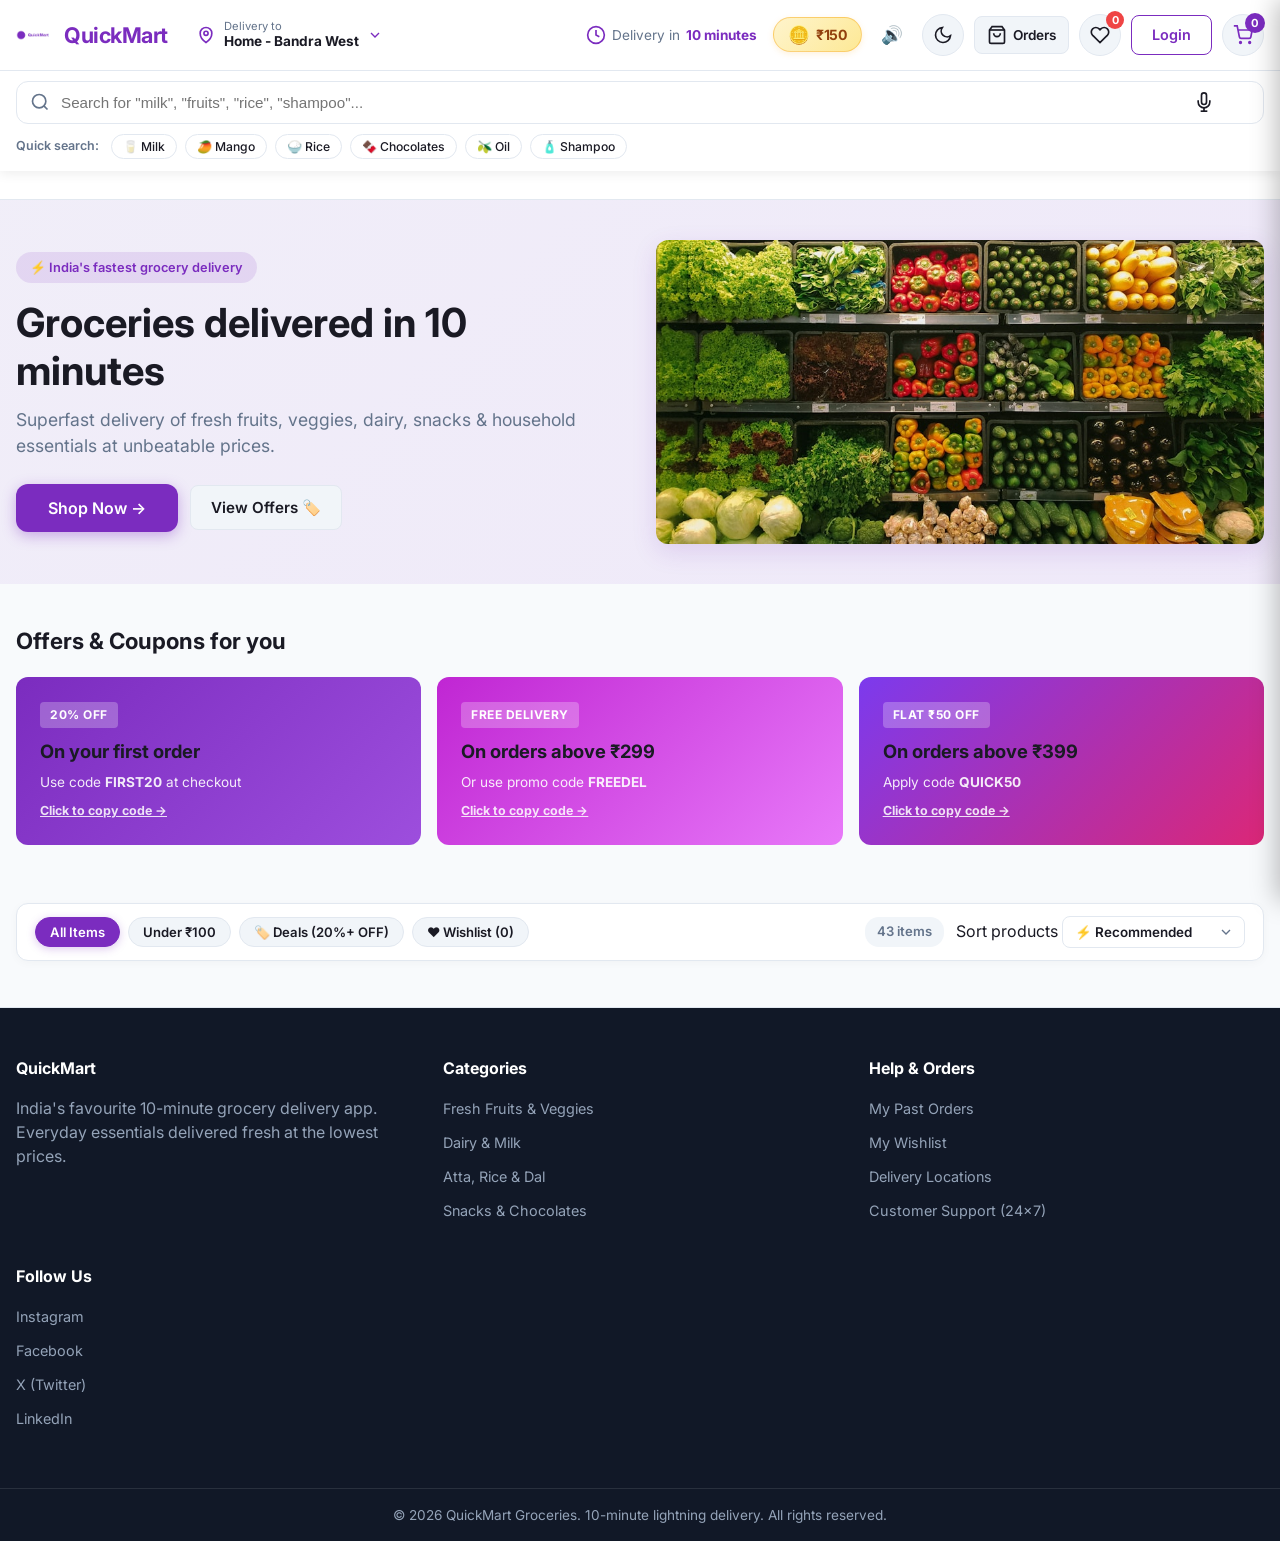
<file: index.html>
<!DOCTYPE html>
<html lang="en">
<head>
  <meta charset="UTF-8">
  <meta name="viewport" content="width=device-width, initial-scale=1.0">
  <meta name="description" content="QuickMart - Groceries and daily essentials delivered to your doorstep in 10 minutes">
  <title>QuickMart | 10-Minute Grocery Delivery</title>
  <link rel="stylesheet" href="style.css">
  <link rel="preconnect" href="https://fonts.googleapis.com">
  <link rel="preconnect" href="https://fonts.gstatic.com" crossorigin>
  <link href="https://fonts.googleapis.com/css2?family=Inter:wght@400;500;600;700;800&display=swap" rel="stylesheet">
  <script>
    (function() {
      const savedTheme = localStorage.getItem('quickmart_theme');
      const prefersDark = window.matchMedia && window.matchMedia('(prefers-color-scheme: dark)').matches;
      if (savedTheme === 'dark' || (!savedTheme && prefersDark)) {
        document.documentElement.setAttribute('data-theme', 'dark');
      }
    })();
  </script>
</head>
<body>

  <!-- Header / Navbar -->
  <header class="header" id="header">
    <div class="header-top">
      <div class="container header-inner">
        <a href="index.html" class="logo" aria-label="QuickMart Home">
          <img src="images/logo.png" alt="QuickMart logo" class="logo-img">
          <span class="logo-text">QuickMart</span>
        </a>

        <button class="location-btn" id="locationBtn" type="button" aria-label="Change delivery location" aria-haspopup="dialog">
          <svg class="icon" viewBox="0 0 24 24" fill="none" stroke="currentColor" stroke-width="2" aria-hidden="true">
            <path d="M12 21s7-4.5 7-11a7 7 0 1 0-14 0c0 6.5 7 11 7 11z"/>
            <circle cx="12" cy="10" r="2.5"/>
          </svg>
          <span class="location-text">
            <small>Delivery to</small>
            <strong id="headerLocationText">Home - Bandra West</strong>
          </span>
          <svg class="icon icon-chevron" viewBox="0 0 24 24" fill="none" stroke="currentColor" stroke-width="2" aria-hidden="true">
            <path d="M6 9l6 6 6-6"/>
          </svg>
        </button>

        <p class="delivery-badge">
          <svg class="icon" viewBox="0 0 24 24" fill="none" stroke="currentColor" stroke-width="2" aria-hidden="true">
            <circle cx="12" cy="12" r="10"/>
            <path d="M12 6v6l4 2"/>
          </svg>
          Delivery in <strong>10 minutes</strong>
        </p>

        <div class="header-actions">
          <!-- Active Order Tracker Pill (shown when order in transit) -->
          <button class="btn-active-order hidden" id="activeOrderBtn" type="button" aria-label="Track active delivery order">
            <span class="pulse-indicator"></span>
            <span class="active-order-label">Tracking</span>
            <span class="active-order-timer" id="headerOrderTimer">10:00</span>
          </button>

          <!-- QuickCash Wallet Button -->
          <button class="btn-wallet" id="walletBtn" type="button" aria-label="Open QuickCash Wallet" title="QuickCash Wallet">
            <span class="wallet-coin">🪙</span>
            <span class="wallet-balance-pill" id="headerWalletBalance">₹150</span>
          </button>

          <!-- Sound Effects Toggle Button -->
          <button class="btn-sound" id="soundToggleBtn" type="button" aria-label="Toggle sound effects" title="Sound Effects: ON">
            <span class="sound-icon-on">🔊</span>
            <span class="sound-icon-off hidden">🔇</span>
          </button>

          <!-- Dark Mode Toggle Button -->
          <button class="btn-theme" id="themeToggle" type="button" aria-label="Switch to dark mode" title="Toggle theme">
            <svg class="icon icon-moon" viewBox="0 0 24 24" fill="none" stroke="currentColor" stroke-width="2" aria-hidden="true">
              <path d="M21 12.79A9 9 0 1 1 11.21 3 7 7 0 0 0 21 12.79z"/>
            </svg>
            <svg class="icon icon-sun hidden" viewBox="0 0 24 24" fill="none" stroke="currentColor" stroke-width="2" aria-hidden="true">
              <circle cx="12" cy="12" r="5"/>
              <path d="M12 1v2M12 21v2M4.22 4.22l1.42 1.42M18.36 18.36l1.42 1.42M1 12h2M21 12h2M4.22 19.78l1.42-1.42M18.36 5.64l1.42-1.42"/>
            </svg>
          </button>

          <!-- Orders Button -->
          <button class="btn-header-link" id="ordersBtn" type="button" aria-label="View past orders" title="My Orders">
            <svg class="icon" viewBox="0 0 24 24" fill="none" stroke="currentColor" stroke-width="2" aria-hidden="true">
              <path d="M6 2L3 6v14a2 2 0 0 0 2 2h14a2 2 0 0 0 2-2V6l-3-4z"/>
              <line x1="3" y1="6" x2="21" y2="6"/>
              <path d="M16 10a4 4 0 0 1-8 0"/>
            </svg>
            <span class="header-link-text">Orders</span>
          </button>

          <!-- Wishlist Button -->
          <button class="btn-wishlist" id="wishlistBtn" type="button" aria-label="View wishlist" title="My Wishlist">
            <svg class="icon icon-heart" viewBox="0 0 24 24" fill="none" stroke="currentColor" stroke-width="2" aria-hidden="true">
              <path d="M20.84 4.61a5.5 5.5 0 0 0-7.78 0L12 5.67l-1.06-1.06a5.5 5.5 0 0 0-7.78 7.78l1.06 1.06L12 21.23l7.78-7.78 1.06-1.06a5.5 5.5 0 0 0 0-7.78z"/>
            </svg>
            <span class="wishlist-count" id="wishlistCount">0</span>
          </button>

          <!-- User Profile Menu (shown when logged in) -->
          <div class="user-profile-menu hidden" id="userProfileMenu">
            <button class="btn-user-profile" id="userProfileBtn" type="button" aria-haspopup="true" aria-expanded="false" aria-label="User account menu">
              <span class="user-avatar" id="userAvatar">U</span>
              <span class="user-name" id="userName">User</span>
              <svg class="icon icon-chevron" viewBox="0 0 24 24" fill="none" stroke="currentColor" stroke-width="2" aria-hidden="true">
                <path d="M6 9l6 6 6-6"/>
              </svg>
            </button>
            <div class="user-dropdown hidden" id="userDropdown">
              <div class="dropdown-header">
                <strong id="dropdownUserName">User</strong>
                <small id="dropdownUserPhone">+91 00000 00000</small>
              </div>
              <hr class="dropdown-divider">
              <button class="dropdown-item" id="dropdownOrdersBtn" type="button">
                <svg class="icon" viewBox="0 0 24 24" fill="none" stroke="currentColor" stroke-width="2">
                  <path d="M6 2L3 6v14a2 2 0 0 0 2 2h14a2 2 0 0 0 2-2V6l-3-4z"/>
                  <line x1="3" y1="6" x2="21" y2="6"/>
                  <path d="M16 10a4 4 0 0 1-8 0"/>
                </svg>
                My Orders
              </button>
              <button class="dropdown-item" id="dropdownWalletBtn" type="button">
                <span class="dropdown-coin-icon">🪙</span>
                QuickCash Wallet
              </button>
              <button class="dropdown-item" id="dropdownWishlistBtn" type="button">
                <svg class="icon" viewBox="0 0 24 24" fill="none" stroke="currentColor" stroke-width="2">
                  <path d="M20.84 4.61a5.5 5.5 0 0 0-7.78 0L12 5.67l-1.06-1.06a5.5 5.5 0 0 0-7.78 7.78l1.06 1.06L12 21.23l7.78-7.78 1.06-1.06a5.5 5.5 0 0 0 0-7.78z"/>
                </svg>
                My Wishlist
              </button>
              <a href="login.html" class="dropdown-item">
                <svg class="icon" viewBox="0 0 24 24" fill="none" stroke="currentColor" stroke-width="2">
                  <path d="M20 21v-2a4 4 0 0 0-4-4H8a4 4 0 0 0-4 4v2"/>
                  <circle cx="12" cy="7" r="4"/>
                </svg>
                Account & Switch
              </a>
              <button class="dropdown-item dropdown-logout" id="logoutBtn" type="button">
                <svg class="icon" viewBox="0 0 24 24" fill="none" stroke="currentColor" stroke-width="2">
                  <path d="M9 21H5a2 2 0 0 1-2-2V5a2 2 0 0 1 2-2h4"/>
                  <polyline points="16 17 21 12 16 7"/>
                  <line x1="21" y1="12" x2="9" y2="12"/>
                </svg>
                Log Out
              </button>
            </div>
          </div>

          <a href="login.html" class="btn-login" id="loginBtn">Login</a>

          <button class="btn-cart" id="cartBtn" type="button" aria-label="Open cart">
            <svg class="icon" viewBox="0 0 24 24" fill="none" stroke="currentColor" stroke-width="2" aria-hidden="true">
              <circle cx="9" cy="21" r="1"/>
              <circle cx="20" cy="21" r="1"/>
              <path d="M1 1h4l2.68 13.39a2 2 0 0 0 2 1.61h9.72a2 2 0 0 0 2-1.61L23 6H6"/>
            </svg>
            <span class="cart-count" id="cartCount">0</span>
          </button>
        </div>
      </div>
    </div>

    <!-- Header Search & Popular Keyword Chips -->
    <div class="header-search">
      <div class="container">
        <div class="search-wrapper">
          <svg class="search-icon" viewBox="0 0 24 24" fill="none" stroke="currentColor" stroke-width="2" aria-hidden="true">
            <circle cx="11" cy="11" r="8"/>
            <path d="M21 21l-4.35-4.35"/>
          </svg>
          <input
            type="search"
            id="searchInput"
            class="search-input"
            placeholder='Search for "milk", "fruits", "rice", "shampoo"...'
            autocomplete="off"
            aria-label="Search products"
          >
          <button class="search-voice" id="voiceSearchBtn" type="button" aria-label="Search with voice" title="Voice Search">
            <svg class="icon icon-mic" viewBox="0 0 24 24" fill="none" stroke="currentColor" stroke-width="2" aria-hidden="true">
              <path d="M12 1a3 3 0 0 0-3 3v8a3 3 0 0 0 6 0V4a3 3 0 0 0-3-3z"/>
              <path d="M19 10v2a7 7 0 0 1-14 0v-2"/>
              <line x1="12" y1="19" x2="12" y2="23"/>
              <line x1="8" y1="23" x2="16" y2="23"/>
            </svg>
          </button>
          <button class="search-clear hidden" id="searchClear" type="button" aria-label="Clear search">&times;</button>
        </div>

        <div class="quick-search-tags" id="quickSearchTags">
          <span class="tags-label">Quick search:</span>
          <button type="button" class="tag-pill-btn" data-query="Milk">🥛 Milk</button>
          <button type="button" class="tag-pill-btn" data-query="Mango">🥭 Mango</button>
          <button type="button" class="tag-pill-btn" data-query="Rice">🍚 Rice</button>
          <button type="button" class="tag-pill-btn" data-query="Chocolates">🍫 Chocolates</button>
          <button type="button" class="tag-pill-btn" data-query="Oil">🫒 Oil</button>
          <button type="button" class="tag-pill-btn" data-query="Shampoo">🧴 Shampoo</button>
        </div>
      </div>
    </div>
  </header>

  <!-- Category Navigation -->
  <nav class="category-nav" id="categoryNav" aria-label="Product categories">
    <div class="container">
      <div class="category-scroll" id="categoryScroll"></div>
    </div>
  </nav>

  <main>
    <!-- Hero Section -->
    <section class="hero" id="hero">
      <div class="container hero-inner">
        <div class="hero-content">
          <span class="hero-tag">⚡ India's fastest grocery delivery</span>
          <h1>Groceries delivered in 10 minutes</h1>
          <p>Superfast delivery of fresh fruits, veggies, dairy, snacks & household essentials at unbeatable prices.</p>
          <div class="hero-cta-group">
            <button class="btn-primary" id="shopNowBtn" type="button">Shop Now &rarr;</button>
            <button class="btn-secondary-link" id="heroOffersBtn" type="button">View Offers 🏷️</button>
          </div>
        </div>
        <div class="hero-image">
          <img src="images/banner.jpg" alt="Fresh groceries delivery banner with fruits and vegetables">
        </div>
      </div>
    </section>

    <!-- Offers Section -->
    <section class="offers" id="offers">
      <div class="container">
        <h2 class="section-title">Offers & Coupons for you</h2>
        <div class="offers-grid">
          <article class="offer-card offer-card--purple" data-copy-coupon="FIRST20">
            <span class="offer-badge">20% OFF</span>
            <h3>On your first order</h3>
            <p>Use code <strong>FIRST20</strong> at checkout</p>
            <span class="offer-cta">Click to copy code &rarr;</span>
          </article>
          <article class="offer-card offer-card--pink" data-copy-coupon="FREEDEL">
            <span class="offer-badge">FREE DELIVERY</span>
            <h3>On orders above ₹299</h3>
            <p>Or use promo code <strong>FREEDEL</strong></p>
            <span class="offer-cta">Click to copy code &rarr;</span>
          </article>
          <article class="offer-card offer-card--gradient" data-copy-coupon="QUICK50">
            <span class="offer-badge">FLAT ₹50 OFF</span>
            <h3>On orders above ₹399</h3>
            <p>Apply code <strong>QUICK50</strong></p>
            <span class="offer-cta">Click to copy code &rarr;</span>
          </article>
        </div>
      </div>
    </section>

    <!-- Filter & Sort Toolbar -->
    <section class="filter-toolbar-section" id="filterToolbarSection">
      <div class="container">
        <div class="filter-toolbar" id="filterToolbar">
          <div class="filter-chips" id="filterChips">
            <button class="filter-chip active" data-filter="all" type="button">All Items</button>
            <button class="filter-chip" data-filter="under-100" type="button">Under ₹100</button>
            <button class="filter-chip" data-filter="deals" type="button">🏷️ Deals (20%+ OFF)</button>
            <button class="filter-chip" data-filter="wishlist" type="button">❤️ Wishlist (<span id="filterWishlistCount">0</span>)</button>
          </div>

          <div class="filter-sort-wrap">
            <span class="product-count-badge" id="productCountBadge">43 items</span>
            <div class="sort-select-wrapper">
              <label for="sortSelect" class="sr-only">Sort products</label>
              <select id="sortSelect" class="sort-select" aria-label="Sort products">
                <option value="featured">⚡ Recommended</option>
                <option value="price-low">💵 Price: Low to High</option>
                <option value="price-high">💎 Price: High to Low</option>
                <option value="discount">🏷️ Highest Discount</option>
                <option value="name">🔤 Name: A to Z</option>
              </select>
            </div>
          </div>
        </div>
      </div>
    </section>

    <!-- Search Results / No Products Message -->
    <section class="search-results container hidden" id="searchResultsSection">
      <h2 class="section-title" id="searchResultsTitle">Search Results</h2>
      <div class="products-grid" id="searchResultsGrid"></div>
      <p class="no-products hidden" id="noProductsMsg">No products found. Try a different search term or clear filters.</p>
    </section>

    <!-- Product Sections (dynamically rendered) -->
    <div id="productSections"></div>
  </main>

  <!-- Footer -->
  <footer class="footer">
    <div class="container footer-grid">
      <div class="footer-col">
        <h3>QuickMart</h3>
        <p class="footer-desc">India's favourite 10-minute grocery delivery app. Everyday essentials delivered fresh at the lowest prices.</p>
      </div>
      <div class="footer-col">
        <h3>Categories</h3>
        <ul>
          <li><a href="#categoryNav" onclick="selectCategory('Fresh')">Fresh Fruits & Veggies</a></li>
          <li><a href="#categoryNav" onclick="selectCategory('Dairy')">Dairy & Milk</a></li>
          <li><a href="#categoryNav" onclick="selectCategory('Atta, Rice & Dal')">Atta, Rice & Dal</a></li>
          <li><a href="#categoryNav" onclick="selectCategory('Snacks & Biscuits')">Snacks & Chocolates</a></li>
        </ul>
      </div>
      <div class="footer-col">
        <h3>Help & Orders</h3>
        <ul>
          <li><a href="#" id="footerOrdersLink">My Past Orders</a></li>
          <li><a href="#" id="footerWishlistLink">My Wishlist</a></li>
          <li><a href="#" id="footerLocationLink">Delivery Locations</a></li>
          <li><a href="#">Customer Support (24x7)</a></li>
        </ul>
      </div>
      <div class="footer-col">
        <h3>Follow Us</h3>
        <ul class="social-links">
          <li><a href="#" aria-label="Instagram">Instagram</a></li>
          <li><a href="#" aria-label="Facebook">Facebook</a></li>
          <li><a href="#" aria-label="X">X (Twitter)</a></li>
          <li><a href="#" aria-label="LinkedIn">LinkedIn</a></li>
        </ul>
      </div>
    </div>
    <div class="footer-bottom">
      <div class="container">
        <p>&copy; 2026 QuickMart Groceries. 10-minute lightning delivery. All rights reserved.</p>
      </div>
    </div>
  </footer>

  <!-- Cart Sidebar -->
  <aside class="cart-overlay hidden" id="cartOverlay" aria-hidden="true"></aside>
  <aside class="cart-sidebar" id="cartSidebar" aria-label="Shopping cart" aria-hidden="true">
    <div class="cart-header">
      <div class="cart-header-title">
        <h2>Your Cart</h2>
        <span class="cart-items-total-pill" id="cartHeaderItemsCount">0 items</span>
      </div>
      <div class="cart-header-actions">
        <button class="btn-share-cart" id="shareCartBtn" type="button" aria-label="Share grocery list" title="Share Grocery List">
          <svg class="icon" viewBox="0 0 24 24" fill="none" stroke="currentColor" stroke-width="2">
            <circle cx="18" cy="5" r="3"/>
            <circle cx="6" cy="12" r="3"/>
            <circle cx="18" cy="19" r="3"/>
            <line x1="8.59" y1="13.51" x2="15.42" y2="17.49"/>
            <line x1="15.41" y1="6.51" x2="8.59" y2="10.49"/>
          </svg>
          <span class="share-btn-text">Share</span>
        </button>
        <button class="cart-close" id="cartClose" type="button" aria-label="Close cart">&times;</button>
      </div>
    </div>

    <!-- Free Delivery Progress Tracker -->
    <div class="free-delivery-tracker" id="freeDeliveryTracker">
      <div class="free-delivery-info">
        <span id="freeDeliveryMsg">Add ₹299 more for FREE delivery</span>
        <span class="free-delivery-icon">🚚</span>
      </div>
      <div class="delivery-progress-bar">
        <div class="delivery-progress-fill" id="deliveryProgressFill" style="width: 0%;"></div>
      </div>
    </div>

    <div class="cart-body" id="cartBody">
      <p class="cart-empty" id="cartEmpty">Your cart is empty. Add some groceries!</p>
      <ul class="cart-items" id="cartItems"></ul>
    </div>

    <!-- Frequently Added Essentials (Smart Upsells) -->
    <div class="cart-upsell-section hidden" id="cartUpsellSection">
      <div class="upsell-title-row">
        <span class="upsell-icon">✨</span>
        <strong class="upsell-heading">Don't Forget These Essentials</strong>
      </div>
      <div class="upsell-items-scroll" id="cartUpsellItems">
        <!-- Rendered dynamically -->
      </div>
    </div>

    <!-- Coupons Strip in Cart -->
    <div class="cart-coupons" id="cartCoupons">
      <div class="coupon-input-wrap">
        <svg class="icon" viewBox="0 0 24 24" fill="none" stroke="currentColor" stroke-width="2">
          <path d="M20.59 13.41l-7.17 7.17a2 2 0 0 1-2.83 0L2 12V2h10l8.59 8.59a2 2 0 0 1 0 2.82z"/>
          <line x1="7" y1="7" x2="7.01" y2="7"/>
        </svg>
        <input type="text" id="couponInput" placeholder="Enter coupon code" maxlength="12" style="text-transform: uppercase;">
        <button class="btn-apply-coupon" id="applyCouponBtn" type="button">Apply</button>
      </div>

      <div class="applied-coupon-badge hidden" id="appliedCouponBadge">
        <span>🎉 <strong id="appliedCouponCode">FIRST20</strong> applied! (<span id="appliedCouponDiscountText">20% OFF</span>)</span>
        <button class="btn-remove-coupon" id="removeCouponBtn" type="button" aria-label="Remove coupon" title="Remove coupon">&times;</button>
      </div>

      <div class="quick-coupon-pills">
        <button class="coupon-pill" data-code="FIRST20" type="button">🏷️ FIRST20 (20% OFF)</button>
        <button class="coupon-pill" data-code="QUICK50" type="button">🏷️ QUICK50 (₹50 OFF)</button>
        <button class="coupon-pill" data-code="FREEDEL" type="button">🏷️ FREEDEL (Free Del)</button>
      </div>
    </div>

    <div class="cart-footer" id="cartFooter">
      <div class="cart-summary">
        <div class="summary-row">
          <span>Subtotal</span>
          <span id="cartSubtotal">₹0</span>
        </div>
        <div class="summary-row discount-row hidden" id="cartDiscountRow">
          <span>Coupon Discount</span>
          <span class="text-success" id="cartDiscount">-₹0</span>
        </div>
        <div class="summary-row">
          <span>Delivery Fee</span>
          <span id="cartDelivery">₹20</span>
        </div>
        <div class="summary-row summary-total">
          <span>Total to Pay</span>
          <span id="cartTotal">₹0</span>
        </div>
        <div class="cart-savings-banner hidden" id="cartSavingsBanner">
          <span>🎉 You are saving <strong id="cartSavingsAmount">₹0</strong> on this order!</span>
        </div>
      </div>
      <button class="btn-checkout" id="checkoutBtn" type="button">Proceed to Checkout &rarr;</button>
    </div>
  </aside>

  <!-- Checkout Modal -->
  <div class="modal-overlay hidden" id="checkoutOverlay" aria-hidden="true"></div>
  <dialog class="checkout-modal" id="checkoutModal" aria-labelledby="checkoutTitle">
    <div class="checkout-modal-header">
      <div>
        <h2 id="checkoutTitle">Checkout & Review</h2>
        <p class="modal-subtitle">Lightning-fast 10-minute delivery to your doorstep</p>
      </div>
      <button class="modal-close" id="checkoutClose" type="button" aria-label="Close checkout">&times;</button>
    </div>

    <div class="checkout-modal-body">
      <!-- Delivery Mode & Timing -->
      <div class="checkout-section-card">
        <div class="section-card-header">
          <div class="section-header-left">
            <span class="section-icon">⏱️</span>
            <div>
              <h3>Delivery Mode</h3>
              <p class="section-subtext">Choose 10-minute lightning express or scheduled delivery</p>
            </div>
          </div>
        </div>
        <div class="delivery-mode-options">
          <label class="delivery-mode-card active" id="modeInstantLabel">
            <input type="radio" name="deliveryMode" value="instant" checked>
            <div class="dm-content">
              <strong>⚡ Instant Delivery</strong>
              <small>Guaranteed in 10 minutes</small>
            </div>
          </label>
          <label class="delivery-mode-card" id="modeScheduledLabel">
            <input type="radio" name="deliveryMode" value="scheduled">
            <div class="dm-content">
              <strong>📅 Schedule for Later</strong>
              <small>Choose a convenient time slot</small>
            </div>
          </label>
        </div>
        <div class="delivery-slots-container hidden" id="deliverySlotsContainer">
          <p class="slots-heading">Select Delivery Time Slot:</p>
          <div class="slot-pills-grid" id="slotPillsGrid">
            <label class="slot-pill active">
              <input type="radio" name="deliverySlot" value="Tomorrow, 7:00 AM - 8:00 AM" checked>
              <span>🌅 Tomorrow, 7:00 AM - 8:00 AM</span>
            </label>
            <label class="slot-pill">
              <input type="radio" name="deliverySlot" value="Today, 1:00 PM - 2:00 PM">
              <span>☀️ Today, 1:00 PM - 2:00 PM</span>
            </label>
            <label class="slot-pill">
              <input type="radio" name="deliverySlot" value="Today, 7:00 PM - 8:00 PM">
              <span>🌆 Today, 7:00 PM - 8:00 PM</span>
            </label>
          </div>
        </div>
      </div>

      <!-- Address Summary Card -->
      <div class="checkout-section-card">
        <div class="section-card-header">
          <div class="section-header-left">
            <span class="section-icon">📍</span>
            <div>
              <h3>Delivery Address</h3>
              <p class="section-subtext" id="checkoutAddressText">Home - Bandra West, Mumbai</p>
            </div>
          </div>
          <button class="btn-text-link" id="checkoutChangeAddressBtn" type="button">Change</button>
        </div>
      </div>

      <!-- Delivery Instructions -->
      <div class="checkout-section-card">
        <div class="section-card-header">
          <div class="section-header-left">
            <span class="section-icon">📝</span>
            <div>
              <h3>Delivery Instructions</h3>
              <p class="section-subtext">Optional rider instructions for safe drop-off</p>
            </div>
          </div>
        </div>
        <div class="instruction-pills" id="instructionPills">
          <button class="instruction-pill" data-instruction="Leave at door" type="button">🚪 Leave at door</button>
          <button class="instruction-pill" data-instruction="Don't ring bell" type="button">🔕 Don't ring bell</button>
          <button class="instruction-pill" data-instruction="Avoid calling" type="button">📵 Avoid calling</button>
          <button class="instruction-pill" data-instruction="Hand to guard" type="button">👮 Hand to guard</button>
        </div>
      </div>

      <!-- Delivery Partner Tip -->
      <div class="checkout-section-card">
        <div class="section-card-header">
          <div class="section-header-left">
            <span class="section-icon">❤️</span>
            <div>
              <h3>Tip Your Delivery Partner</h3>
              <p class="section-subtext">100% of the tip goes directly to your rider</p>
            </div>
          </div>
        </div>
        <div class="tip-options" id="tipOptions">
          <button class="tip-btn active" data-tip="0" type="button">None</button>
          <button class="tip-btn" data-tip="10" type="button">₹10</button>
          <button class="tip-btn" data-tip="20" type="button">₹20</button>
          <button class="tip-btn" data-tip="30" type="button">₹30</button>
          <button class="tip-btn" data-tip="50" type="button">₹50</button>
        </div>
      </div>

      <!-- Payment Method Selection -->
      <div class="checkout-section-card">
        <div class="section-card-header">
          <div class="section-header-left">
            <span class="section-icon">💳</span>
            <div>
              <h3>Payment Method</h3>
              <p class="section-subtext">Select your preferred payment method</p>
            </div>
          </div>
        </div>
        <div class="payment-methods-grid">
          <label class="payment-method-card active">
            <input type="radio" name="paymentMethod" value="UPI" checked>
            <div class="pm-content">
              <span class="pm-icon">⚡</span>
              <div>
                <strong>UPI (GPay / PhonePe / Paytm)</strong>
                <small>Instant & 100% Secure</small>
              </div>
            </div>
          </label>
          <label class="payment-method-card">
            <input type="radio" name="paymentMethod" value="Card">
            <div class="pm-content">
              <span class="pm-icon">💳</span>
              <div>
                <strong>Credit / Debit Card</strong>
                <small>Visa, Mastercard, RuPay</small>
              </div>
            </div>
          </label>
          <label class="payment-method-card">
            <input type="radio" name="paymentMethod" value="COD">
            <div class="pm-content">
              <span class="pm-icon">💵</span>
              <div>
                <strong>Cash on Delivery</strong>
                <small>Pay with cash or UPI at delivery</small>
              </div>
            </div>
          </label>
          <label class="payment-method-card" id="paymentWalletCard">
            <input type="radio" name="paymentMethod" value="Wallet">
            <div class="pm-content">
              <span class="pm-icon">🪙</span>
              <div>
                <strong>QuickCash Wallet</strong>
                <small id="checkoutWalletBalanceLabel">Balance: ₹150.00 (5% Cashback on this order!)</small>
              </div>
            </div>
          </label>
        </div>
      </div>

      <!-- Bill Details -->
      <div class="checkout-bill-card">
        <h3>Bill Breakdown</h3>
        <div class="bill-row">
          <span>Items Total (<span id="checkoutItemsCount">0</span> items)</span>
          <span id="checkoutSubtotal">₹0</span>
        </div>
        <div class="bill-row discount-row hidden" id="checkoutDiscountRow">
          <span>Coupon Discount</span>
          <span class="text-success" id="checkoutDiscount">-₹0</span>
        </div>
        <div class="bill-row">
          <span>Delivery Partner Fee</span>
          <span id="checkoutDelivery">₹20</span>
        </div>
        <div class="bill-row tip-row hidden" id="checkoutTipRow">
          <span>Delivery Partner Tip</span>
          <span id="checkoutTip">₹0</span>
        </div>
        <div class="bill-row">
          <span>Platform Handling Fee</span>
          <span>₹2</span>
        </div>
        <div class="bill-row cashback-row" id="checkoutCashbackRow">
          <span>🎉 QuickCash 5% Cashback</span>
          <span class="text-success" id="checkoutCashbackAmount">+₹0</span>
        </div>
        <hr class="bill-divider">
        <div class="bill-row bill-grand-total">
          <div>
            <strong>Grand Total</strong>
            <small class="tax-note">Inclusive of all applicable taxes</small>
          </div>
          <strong class="total-price" id="checkoutTotal">₹0</strong>
        </div>
      </div>

      <button class="btn-primary btn-full btn-place-order" id="placeOrderBtn" type="button">
        <span class="btn-text">Pay & Place Order &rarr;</span>
      </button>
    </div>
  </dialog>

  <!-- Live Order Tracking Modal -->
  <div class="modal-overlay hidden" id="trackingOverlay" aria-hidden="true"></div>
  <dialog class="tracking-modal" id="trackingModal" aria-labelledby="trackingTitle">
    <div class="tracking-modal-header">
      <div>
        <span class="tracking-badge">⚡ LIVE DELIVERY IN PROGRESS</span>
        <h2 id="trackingTitle">Arriving in <span id="trackingCountdown">10:00</span> mins</h2>
        <p class="modal-subtitle">Order #<span id="trackingOrderId">QM-84912</span></p>
      </div>
      <div class="tracking-header-actions">
        <button class="btn-tracking-invoice" id="trackingInvoiceBtn" type="button" title="View Tax Invoice">📄 Invoice</button>
        <button class="modal-close" id="trackingClose" type="button" aria-label="Close tracking">&times;</button>
      </div>
    </div>

    <div class="tracking-modal-body">
      <!-- Simulated Visual Route Map -->
      <div class="tracking-route-container">
        <div class="route-map-visual">
          <div class="route-node node-store">
            <span class="node-icon">🏪</span>
            <small>Dark Store</small>
          </div>
          <div class="route-line-track">
            <div class="route-line-fill" id="routeLineFill" style="width: 15%;"></div>
            <div class="route-scooter" id="routeScooter" style="left: 15%;">
              🛵
            </div>
          </div>
          <div class="route-node node-home">
            <span class="node-icon">🏠</span>
            <small>Your Doorstep</small>
          </div>
        </div>
      </div>

      <!-- Live Order Stepper -->
      <div class="tracking-stepper">
        <div class="step-item step-completed" id="step1">
          <div class="step-indicator">
            <svg class="icon" viewBox="0 0 24 24" fill="none" stroke="currentColor" stroke-width="3">
              <polyline points="20 6 9 17 4 12"/>
            </svg>
          </div>
          <div class="step-content">
            <strong>Order Placed & Confirmed</strong>
            <small id="step1Time">Order received at Dark Store</small>
          </div>
        </div>

        <div class="step-item step-active" id="step2">
          <div class="step-indicator">
            <span class="step-dot"></span>
          </div>
          <div class="step-content">
            <strong>Items Being Packed at Store</strong>
            <small id="step2Time">100% Quality & freshness check</small>
          </div>
        </div>

        <div class="step-item" id="step3">
          <div class="step-indicator">
            <span class="step-dot"></span>
          </div>
          <div class="step-content">
            <strong>Rider Out for Delivery</strong>
            <small id="step3Time">On the way to your address</small>
          </div>
        </div>

        <div class="step-item" id="step4">
          <div class="step-indicator">
            <span class="step-dot"></span>
          </div>
          <div class="step-content">
            <strong>Delivered</strong>
            <small id="step4Time">Enjoy your fresh groceries!</small>
          </div>
        </div>
      </div>

      <!-- Delivery Partner Card -->
      <div class="rider-card" id="riderCard">
        <div class="rider-info-left">
          <div class="rider-avatar">🛵</div>
          <div>
            <div class="rider-name-row">
              <strong id="riderName">Ramesh Kumar</strong>
              <span class="rider-rating">⭐ 4.9 (1.4k trips)</span>
            </div>
            <small class="rider-vehicle" id="riderVehicle">Ather 450X (MH 02 AB 4591)</small>
          </div>
        </div>
        <div class="rider-actions">
          <button class="btn-rider-action" id="callRiderBtn" type="button" title="Call rider">
            <svg class="icon" viewBox="0 0 24 24" fill="none" stroke="currentColor" stroke-width="2">
              <path d="M22 16.92v3a2 2 0 0 1-2.18 2 19.79 19.79 0 0 1-8.63-3.07 19.5 19.5 0 0 1-6-6 19.79 19.79 0 0 1-3.07-8.67A2 2 0 0 1 4.11 2h3a2 2 0 0 1 2 1.72 12.84 12.84 0 0 0 .7 2.81 2 2 0 0 1-.45 2.11L8.09 9.91a16 16 0 0 0 6 6l1.27-1.27a2 2 0 0 1 2.11-.45 12.84 12.84 0 0 0 2.81.7A2 2 0 0 1 22 16.92z"/>
            </svg>
            Call
          </button>
          <button class="btn-rider-action" id="msgRiderBtn" type="button" title="Message rider">
            <svg class="icon" viewBox="0 0 24 24" fill="none" stroke="currentColor" stroke-width="2">
              <path d="M21 15a2 2 0 0 1-2 2H7l-4 4V5a2 2 0 0 1 2-2h14a2 2 0 0 1 2 2z"/>
            </svg>
            Message
          </button>
        </div>
      </div>

      <!-- Items in Order Dropdown / Summary -->
      <div class="tracking-order-summary">
        <div class="tracking-summary-header">
          <span>Items in this order (<span id="trackingItemsCount">0</span>)</span>
          <span class="tracking-total-amount" id="trackingTotalAmount">₹0</span>
        </div>
        <ul class="tracking-items-list" id="trackingItemsList"></ul>
      </div>

      <!-- Cancel Order Button -->
      <div class="tracking-footer-actions">
        <button class="btn-text-danger" id="cancelOrderBtn" type="button">Cancel Order</button>
      </div>
    </div>
  </dialog>

  <!-- My Orders Modal -->
  <div class="modal-overlay hidden" id="ordersOverlay" aria-hidden="true"></div>
  <dialog class="orders-modal" id="ordersModal" aria-labelledby="ordersModalTitle">
    <div class="orders-modal-header">
      <div>
        <h2 id="ordersModalTitle">My Orders</h2>
        <p class="modal-subtitle">Your past and active grocery deliveries</p>
      </div>
      <button class="modal-close" id="ordersClose" type="button" aria-label="Close orders">&times;</button>
    </div>
    <div class="orders-modal-body">
      <div class="orders-list" id="ordersList">
        <!-- Rendered dynamically -->
      </div>
    </div>
  </dialog>

  <!-- Wishlist Modal -->
  <div class="modal-overlay hidden" id="wishlistOverlay" aria-hidden="true"></div>
  <dialog class="wishlist-modal" id="wishlistModal" aria-labelledby="wishlistModalTitle">
    <div class="wishlist-modal-header">
      <div>
        <h2 id="wishlistModalTitle">My Wishlist ❤️</h2>
        <p class="modal-subtitle"><span id="wishlistTotalCount">0</span> saved favorite items</p>
      </div>
      <button class="modal-close" id="wishlistClose" type="button" aria-label="Close wishlist">&times;</button>
    </div>
    <div class="wishlist-modal-body">
      <div class="wishlist-grid" id="wishlistGrid">
        <!-- Rendered dynamically -->
      </div>
      <div class="wishlist-actions-bar hidden" id="wishlistActionsBar">
        <button class="btn-primary btn-full" id="addAllWishlistToCartBtn" type="button">Add All Wishlist Items to Cart 🛒</button>
      </div>
    </div>
  </dialog>

  <!-- Product Detail Modal (Quick View) -->
  <div class="modal-overlay hidden" id="productModalOverlay" aria-hidden="true"></div>
  <dialog class="product-modal" id="productModal" aria-labelledby="modalProductName">
    <button class="modal-close" id="productModalClose" type="button" aria-label="Close product details">&times;</button>
    <div class="product-modal-body" id="productModalBody">
      <!-- Rendered dynamically -->
    </div>
  </dialog>

  <!-- Login Modal -->
  <div class="modal-overlay hidden" id="loginOverlay" aria-hidden="true"></div>
  <dialog class="login-modal" id="loginModal" aria-labelledby="loginTitle">
    <button class="modal-close" id="loginClose" type="button" aria-label="Close login">&times;</button>
    <h2 id="loginTitle">Login / Sign Up</h2>
    <p class="modal-subtitle">Enter your mobile number to continue</p>
    <form id="loginForm" novalidate>
      <label for="mobileInput">Mobile Number</label>
      <div class="mobile-input-wrapper">
        <span class="country-code">+91</span>
        <input
          type="tel"
          id="mobileInput"
          placeholder="Enter 10-digit mobile number"
          maxlength="10"
          pattern="[0-9]{10}"
          required
        >
      </div>
      <p class="form-error hidden" id="loginError">Please enter a valid 10-digit mobile number.</p>
      <button class="btn-primary btn-full" type="submit">Continue</button>
      <p class="modal-footer-link">
        Prefer password or full sign-in? <a href="login.html">Go to Login Page &rarr;</a>
      </p>
    </form>
  </dialog>

  <!-- Delivery Location Modal -->
  <div class="modal-overlay hidden" id="locationOverlay" aria-hidden="true"></div>
  <dialog class="location-modal" id="locationModal" aria-labelledby="locationModalTitle">
    <div class="location-modal-header">
      <div>
        <h2 id="locationModalTitle">Choose Delivery Location</h2>
        <p class="modal-subtitle">Select an address or add a desired location of your choice</p>
      </div>
      <button class="modal-close" id="locationClose" type="button" aria-label="Close location selector">&times;</button>
    </div>

    <div class="location-modal-body">
      <!-- GPS Auto-Detect Button -->
      <button class="btn-detect-location" id="detectLocationBtn" type="button">
        <div class="detect-icon-wrapper">
          <svg class="icon" viewBox="0 0 24 24" fill="none" stroke="currentColor" stroke-width="2">
            <polygon points="3 11 22 2 13 21 11 13 3 11"/>
          </svg>
        </div>
        <div class="detect-text">
          <strong id="detectTitle">Detect My Current Location</strong>
          <small id="detectStatus">Using GPS & browser location</small>
        </div>
      </button>

      <!-- Saved Addresses Section -->
      <div class="locations-section-title-wrap">
        <h3>Saved Addresses</h3>
        <button class="btn-text-link" id="toggleAddLocationBtn" type="button">+ Add New Address</button>
      </div>

      <div class="saved-locations-list" id="savedLocationsList">
        <!-- Rendered dynamically from JavaScript -->
      </div>

      <!-- Add New Location Form -->
      <form class="add-location-form hidden" id="addLocationForm" novalidate>
        <div class="form-header-inline">
          <h4>Add New Delivery Location</h4>
          <button class="btn-close-subform" id="closeAddLocationForm" type="button" aria-label="Close form">&times;</button>
        </div>

        <div class="form-group">
          <label>Save address as</label>
          <div class="location-tag-pills">
            <label class="tag-pill">
              <input type="radio" name="addressTag" value="Home" checked>
              <span class="pill-content">🏠 Home</span>
            </label>
            <label class="tag-pill">
              <input type="radio" name="addressTag" value="Work">
              <span class="pill-content">🏢 Work</span>
            </label>
            <label class="tag-pill">
              <input type="radio" name="addressTag" value="Other">
              <span class="pill-content">📍 Other</span>
            </label>
          </div>
        </div>

        <div class="form-group">
          <label for="addressHouse">Flat / House / Floor / Building Name</label>
          <input
            type="text"
            id="addressHouse"
            class="form-input"
            placeholder="e.g. Flat 402, Building 3A, Sunshine Heights"
            required
          >
        </div>

        <div class="form-group">
          <label for="addressArea">Area / Street / Sector / Landmark</label>
          <input
            type="text"
            id="addressArea"
            class="form-input"
            placeholder="e.g. Bandra West, Near Linking Road"
            required
          >
        </div>

        <div class="form-row-2">
          <div class="form-group">
            <label for="addressCity">City</label>
            <input
              type="text"
              id="addressCity"
              class="form-input"
              placeholder="e.g. Mumbai"
              value="Mumbai"
              required
            >
          </div>
          <div class="form-group">
            <label for="addressPincode">6-digit Pincode</label>
            <input
              type="text"
              id="addressPincode"
              class="form-input"
              placeholder="e.g. 400050"
              maxlength="6"
              pattern="[0-9]{6}"
              required
            >
          </div>
        </div>

        <p class="form-error hidden" id="addressError">Please fill out house, area, city, and a valid 6-digit pincode.</p>

        <div class="form-actions-row">
          <button class="btn-cancel" id="cancelAddLocationBtn" type="button">Cancel</button>
          <button class="btn-primary" type="submit">Save & Deliver Here</button>
        </div>
      </form>
    </div>
  </dialog>

  <!-- QuickCash Wallet Modal -->
  <div class="modal-overlay hidden" id="walletOverlay" aria-hidden="true"></div>
  <dialog class="wallet-modal" id="walletModal" aria-labelledby="walletModalTitle">
    <div class="wallet-modal-header">
      <div class="wallet-header-title">
        <span class="wallet-icon-badge">🪙</span>
        <div>
          <h2 id="walletModalTitle">QuickCash Wallet</h2>
          <p class="modal-subtitle">Instant 1-click checkout & 5% cashback rewards</p>
        </div>
      </div>
      <button class="modal-close" id="walletClose" type="button" aria-label="Close wallet">&times;</button>
    </div>

    <div class="wallet-modal-body">
      <!-- Balance Card -->
      <div class="wallet-balance-card">
        <div class="balance-meta">
          <small>CURRENT AVAILABLE BALANCE</small>
          <div class="balance-display" id="modalWalletBalance">₹150.00</div>
        </div>
        <div class="cashback-badge-strip">
          <span class="badge-sparkle">⚡</span>
          <span>Earn 5% Instant Cashback auto-credited on every order</span>
        </div>
      </div>

      <!-- Add Money / Top-Up -->
      <div class="wallet-topup-section">
        <h3>Top Up QuickCash</h3>
        <p class="section-subtext">Add funds instantly using UPI, Cards or NetBanking</p>
        <div class="quick-topup-chips">
          <button type="button" class="topup-chip" data-amount="100">+ ₹100</button>
          <button type="button" class="topup-chip" data-amount="250">+ ₹250</button>
          <button type="button" class="topup-chip" data-amount="500">+ ₹500</button>
          <button type="button" class="topup-chip" data-amount="1000">+ ₹1,000</button>
        </div>
        <div class="topup-input-row">
          <div class="topup-input-wrap">
            <span class="currency-symbol">₹</span>
            <input type="number" id="topupAmountInput" placeholder="Enter amount" min="10" max="10000">
          </div>
          <button class="btn-primary" id="addMoneyBtn" type="button">Add Money</button>
        </div>
      </div>

      <!-- Transaction History -->
      <div class="wallet-history-section">
        <h3>Recent Transactions</h3>
        <div class="wallet-tx-list" id="walletTxList">
          <!-- Rendered dynamically -->
        </div>
      </div>
    </div>
  </dialog>

  <!-- Tax Invoice Modal -->
  <div class="modal-overlay hidden" id="invoiceOverlay" aria-hidden="true"></div>
  <dialog class="invoice-modal" id="invoiceModal" aria-labelledby="invoiceTitle">
    <div class="invoice-modal-header no-print">
      <div>
        <h2 id="invoiceTitle">Order Tax Invoice</h2>
        <p class="modal-subtitle">Official FSSAI & GST Compliant Grocery Receipt</p>
      </div>
      <div class="invoice-modal-actions">
        <button class="btn-primary btn-sm btn-print-invoice" id="printInvoiceBtn" type="button">
          🖨️ Print / Save PDF
        </button>
        <button class="modal-close" id="invoiceClose" type="button" aria-label="Close invoice">&times;</button>
      </div>
    </div>

    <div class="invoice-modal-body" id="invoiceModalBody">
      <!-- Rendered dynamically for any order -->
    </div>
  </dialog>

  <!-- Order Rating Modal -->
  <div class="modal-overlay hidden" id="orderRatingOverlay" aria-hidden="true"></div>
  <dialog class="order-rating-modal" id="orderRatingModal" aria-labelledby="orderRatingTitle">
    <div class="order-rating-header">
      <div>
        <h2 id="orderRatingTitle">Rate Your Delivery Experience ⭐</h2>
        <p class="modal-subtitle">Order #<span id="ratingModalOrderId">QM-84912</span></p>
      </div>
      <button class="modal-close" id="orderRatingClose" type="button" aria-label="Close rating">&times;</button>
    </div>

    <div class="order-rating-body">
      <!-- Rider Card -->
      <div class="rate-rider-card">
        <div class="rate-rider-avatar">🛵</div>
        <div class="rate-rider-details">
          <strong>Ramesh Kumar</strong>
          <small>Delivery Partner &bull; Ather 450X &bull; 4.9 ⭐</small>
        </div>
      </div>

      <div class="star-rating-group">
        <label>How was the delivery speed & service?</label>
        <div class="stars-interactive" id="orderInteractiveStars">
          <button type="button" class="star-btn" data-value="1">★</button>
          <button type="button" class="star-btn" data-value="2">★</button>
          <button type="button" class="star-btn" data-value="3">★</button>
          <button type="button" class="star-btn" data-value="4">★</button>
          <button type="button" class="star-btn active" data-value="5">★</button>
        </div>
        <p class="rating-feedback-text" id="orderRatingFeedback">⭐⭐⭐⭐⭐ Excellent Delivery!</p>
      </div>

      <div class="form-group">
        <label for="orderReviewComment">Share comments on grocery freshness or packaging:</label>
        <textarea id="orderReviewComment" class="form-input" rows="3" placeholder="e.g. Items were ice-cold and delivered within 8 minutes!"></textarea>
      </div>

      <button class="btn-primary btn-full" id="submitOrderRatingBtn" type="button">Submit Feedback</button>
    </div>
  </dialog>

  <script src="script.js"></script>
</body>
</html>
</file>
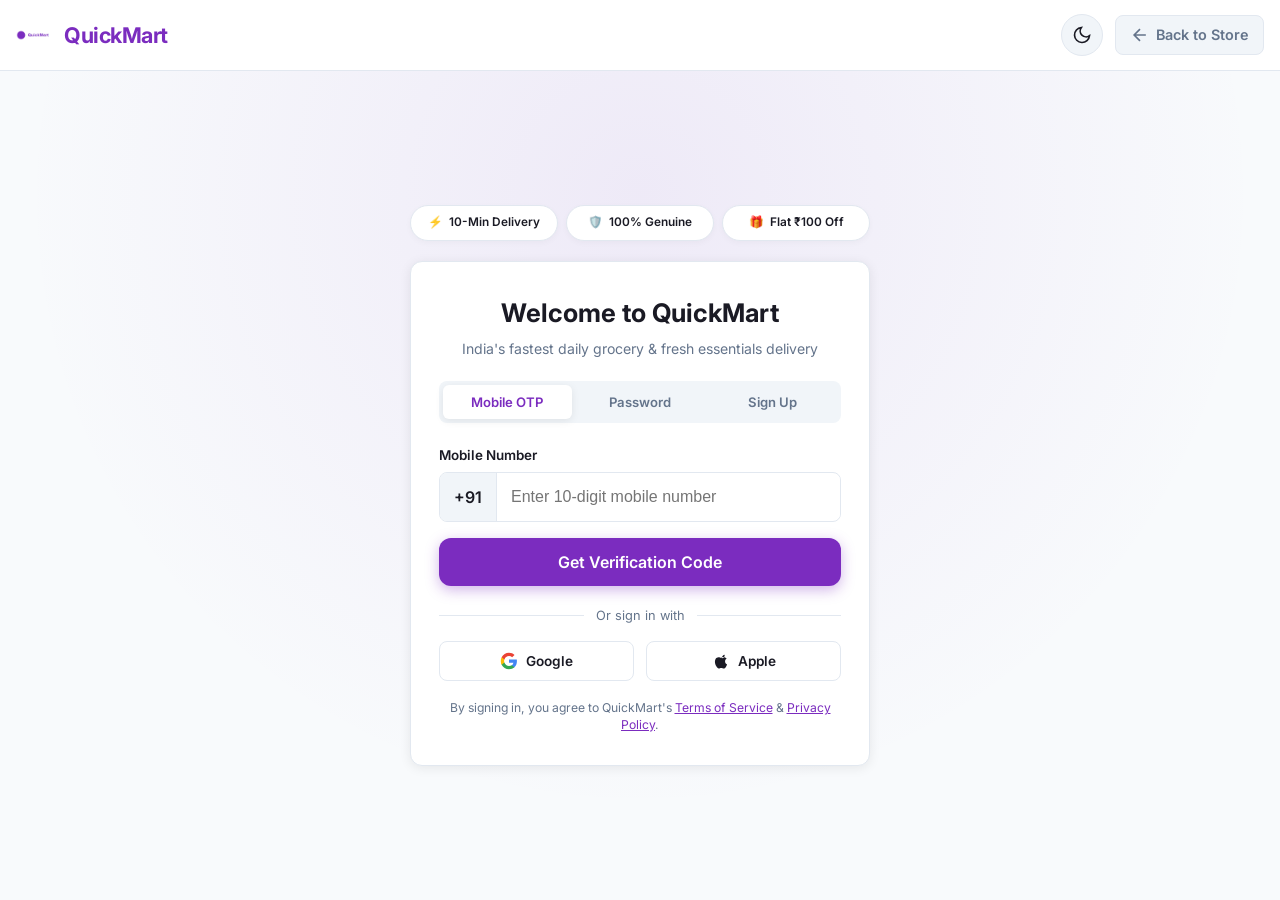
<file: login.html>
<!DOCTYPE html>
<html lang="en">
<head>
  <meta charset="UTF-8">
  <meta name="viewport" content="width=device-width, initial-scale=1.0">
  <meta name="description" content="QuickMart - Login or Sign Up for 10-minute grocery delivery">
  <title>Login / Sign Up | QuickMart</title>
  <link rel="stylesheet" href="style.css">
  <link rel="preconnect" href="https://fonts.googleapis.com">
  <link rel="preconnect" href="https://fonts.gstatic.com" crossorigin>
  <link href="https://fonts.googleapis.com/css2?family=Inter:wght@400;500;600;700&display=swap" rel="stylesheet">
  <script>
    (function() {
      const savedTheme = localStorage.getItem('quickmart_theme');
      const prefersDark = window.matchMedia && window.matchMedia('(prefers-color-scheme: dark)').matches;
      if (savedTheme === 'dark' || (!savedTheme && prefersDark)) {
        document.documentElement.setAttribute('data-theme', 'dark');
      }
    })();
  </script>
</head>
<body class="auth-page">

  <!-- Auth Header -->
  <header class="auth-header">
    <div class="container auth-header-inner">
      <a href="index.html" class="logo" aria-label="QuickMart Home">
        <img src="images/logo.png" alt="QuickMart logo" class="logo-img">
        <span class="logo-text">QuickMart</span>
      </a>

      <div class="auth-header-actions">
        <!-- Theme Toggle Button -->
        <button class="btn-theme" id="themeToggle" type="button" aria-label="Switch to dark mode" title="Toggle theme">
          <svg class="icon icon-moon" viewBox="0 0 24 24" fill="none" stroke="currentColor" stroke-width="2" aria-hidden="true">
            <path d="M21 12.79A9 9 0 1 1 11.21 3 7 7 0 0 0 21 12.79z"/>
          </svg>
          <svg class="icon icon-sun hidden" viewBox="0 0 24 24" fill="none" stroke="currentColor" stroke-width="2" aria-hidden="true">
            <circle cx="12" cy="12" r="5"/>
            <path d="M12 1v2M12 21v2M4.22 4.22l1.42 1.42M18.36 18.36l1.42 1.42M1 12h2M21 12h2M4.22 19.78l1.42-1.42M18.36 5.64l1.42-1.42"/>
          </svg>
        </button>

        <a href="index.html" class="auth-back-link" aria-label="Back to grocery shopping">
          <svg class="icon" viewBox="0 0 24 24" fill="none" stroke="currentColor" stroke-width="2" aria-hidden="true">
            <path d="M19 12H5M12 19l-7-7 7-7"/>
          </svg>
          Back to Store
        </a>
      </div>
    </div>
  </header>

  <!-- Auth Main -->
  <main class="auth-main">
    <div class="auth-container">

      <!-- Feature Badges -->
      <div class="auth-features-strip">
        <div class="feature-pill">
          <span>⚡</span> 10-Min Delivery
        </div>
        <div class="feature-pill">
          <span>🛡️</span> 100% Genuine
        </div>
        <div class="feature-pill">
          <span>🎁</span> Flat ₹100 Off
        </div>
      </div>

      <!-- Active Session Card (if user is already logged in) -->
      <section class="auth-card hidden" id="loggedInCard">
        <div class="auth-logged-in-card">
          <div class="logged-in-avatar" id="activeAvatar">U</div>
          <h2 class="logged-in-name" id="activeName">Welcome Back</h2>
          <p class="logged-in-detail" id="activeDetail">You are already signed in to QuickMart</p>
          <div class="logged-in-actions">
            <a href="index.html" class="btn-primary btn-full">Continue Shopping &rarr;</a>
            <button class="btn-outline-action" id="switchAccountBtn" type="button">Sign In to Different Account</button>
            <button class="btn-remove" id="activeLogoutBtn" type="button" style="margin-top: 8px;">Log Out</button>
          </div>
        </div>
      </section>

      <!-- Auth Card (Sign In / Register) -->
      <section class="auth-card" id="authCard">
        <header class="auth-card-header">
          <h1>Welcome to QuickMart</h1>
          <p>India's fastest daily grocery & fresh essentials delivery</p>
        </header>

        <!-- Auth Tabs -->
        <div class="auth-tabs" role="tablist">
          <button class="auth-tab active" id="tabOtpBtn" role="tab" aria-selected="true" type="button">Mobile OTP</button>
          <button class="auth-tab" id="tabPasswordBtn" role="tab" aria-selected="false" type="button">Password</button>
          <button class="auth-tab" id="tabSignupBtn" role="tab" aria-selected="false" type="button">Sign Up</button>
        </div>

        <!-- Tab 1: Mobile OTP -->
        <div class="tab-content" id="tabOtpContent">
          <!-- Step 1: Request Mobile Number -->
          <form id="otpPhoneForm" novalidate>
            <div class="form-group">
              <label for="authMobileInput">Mobile Number</label>
              <div class="mobile-input-wrapper">
                <span class="country-code">+91</span>
                <input
                  type="tel"
                  id="authMobileInput"
                  placeholder="Enter 10-digit mobile number"
                  maxlength="10"
                  pattern="[0-9]{10}"
                  required
                  autocomplete="tel"
                >
              </div>
              <p class="form-error hidden" id="authMobileError">Please enter a valid 10-digit Indian mobile number.</p>
            </div>
            <button class="btn-primary btn-full" type="submit">Get Verification Code</button>
          </form>

          <!-- Step 2: Enter OTP (Hidden by default) -->
          <form id="otpVerifyForm" class="hidden" novalidate>
            <div class="form-group" style="text-align: center;">
              <label>Enter 4-digit OTP</label>
              <p class="otp-timer">
                Sent to <strong id="otpDisplayPhone">+91 XXXXXXXXXX</strong>
                (<button type="button" class="resend-otp-btn" id="changePhoneBtn">Change</button>)
              </p>
              <div class="otp-box-group">
                <input type="text" class="otp-digit" maxlength="1" pattern="[0-9]" inputmode="numeric" required autofocus>
                <input type="text" class="otp-digit" maxlength="1" pattern="[0-9]" inputmode="numeric" required>
                <input type="text" class="otp-digit" maxlength="1" pattern="[0-9]" inputmode="numeric" required>
                <input type="text" class="otp-digit" maxlength="1" pattern="[0-9]" inputmode="numeric" required>
              </div>
              <p class="otp-timer">
                <span id="timerText">Resend OTP in <strong id="resendTimer">28</strong>s</span>
                <button type="button" class="resend-otp-btn hidden" id="resendOtpBtn">Resend OTP</button>
              </p>
              <p class="form-error hidden" id="otpError">Please enter all 4 digits.</p>
            </div>
            <button class="btn-primary btn-full" type="submit">Verify & Sign In</button>
          </form>
        </div>

        <!-- Tab 2: Email & Password -->
        <div class="tab-content hidden" id="tabPasswordContent">
          <form id="passwordLoginForm" novalidate>
            <div class="form-group">
              <label for="authEmailInput">Email or Mobile</label>
              <input
                type="text"
                id="authEmailInput"
                class="form-input"
                placeholder="name@example.com"
                required
                autocomplete="username"
              >
            </div>
            <div class="form-group">
              <label for="authPasswordInput">Password</label>
              <div class="password-input-wrapper">
                <input
                  type="password"
                  id="authPasswordInput"
                  class="form-input"
                  placeholder="Enter your password"
                  required
                  autocomplete="current-password"
                >
                <button type="button" class="toggle-password-btn" aria-label="Toggle password visibility">
                  <svg class="icon icon-eye" viewBox="0 0 24 24" fill="none" stroke="currentColor" stroke-width="2">
                    <path d="M1 12s4-8 11-8 11 8 11 8-4 8-11 8-11-8-11-8z"/>
                    <circle cx="12" cy="12" r="3"/>
                  </svg>
                </button>
              </div>
            </div>
            <div class="form-row-between">
              <label class="checkbox-label">
                <input type="checkbox" id="rememberMe" checked>
                <span>Remember me</span>
              </label>
              <button type="button" class="forgot-link" id="forgotPasswordBtn">Forgot?</button>
            </div>
            <p class="form-error hidden" id="passwordLoginError">Please enter both your email and password.</p>
            <button class="btn-primary btn-full" type="submit">Sign In</button>
          </form>
        </div>

        <!-- Tab 3: Sign Up -->
        <div class="tab-content hidden" id="tabSignupContent">
          <form id="signupForm" novalidate>
            <div class="form-group">
              <label for="signupName">Full Name</label>
              <input type="text" id="signupName" class="form-input" placeholder="e.g. Rahul Sharma" required autocomplete="name">
            </div>
            <div class="form-group">
              <label for="signupPhone">Mobile Number</label>
              <div class="mobile-input-wrapper">
                <span class="country-code">+91</span>
                <input type="tel" id="signupPhone" placeholder="10-digit mobile number" maxlength="10" required autocomplete="tel">
              </div>
            </div>
            <div class="form-group">
              <label for="signupEmail">Email Address</label>
              <input type="email" id="signupEmail" class="form-input" placeholder="rahul@example.com" required autocomplete="email">
            </div>
            <div class="form-group">
              <label for="signupPassword">Create Password</label>
              <div class="password-input-wrapper">
                <input type="password" id="signupPassword" class="form-input" placeholder="At least 6 characters" minlength="6" required autocomplete="new-password">
                <button type="button" class="toggle-password-btn" aria-label="Toggle password visibility">
                  <svg class="icon icon-eye" viewBox="0 0 24 24" fill="none" stroke="currentColor" stroke-width="2">
                    <path d="M1 12s4-8 11-8 11 8 11 8-4 8-11 8-11-8-11-8z"/>
                    <circle cx="12" cy="12" r="3"/>
                  </svg>
                </button>
              </div>
            </div>
            <p class="form-error hidden" id="signupError">Please fill out all fields with valid information.</p>
            <button class="btn-primary btn-full" type="submit">Create QuickMart Account</button>
          </form>
        </div>

        <!-- Social Login Divider -->
        <div class="social-divider">
          <span>Or sign in with</span>
        </div>

        <!-- Social Buttons -->
        <div class="social-buttons">
          <button class="btn-social" id="googleLoginBtn" type="button">
            <svg viewBox="0 0 24 24">
              <path fill="#4285F4" d="M22.56 12.25c0-.78-.07-1.53-.2-2.25H12v4.26h5.92c-.26 1.37-1.04 2.53-2.21 3.31v2.77h3.57c2.08-1.92 3.28-4.74 3.28-8.09z"/>
              <path fill="#34A853" d="M12 23c2.97 0 5.46-.98 7.28-2.66l-3.57-2.77c-.98.66-2.23 1.06-3.71 1.06-2.86 0-5.29-1.93-6.16-4.53H2.18v2.84C3.99 20.53 7.7 23 12 23z"/>
              <path fill="#FBBC05" d="M5.84 14.09c-.22-.66-.35-1.36-.35-2.09s.13-1.43.35-2.09V7.06H2.18C1.43 8.55 1 10.22 1 12s.43 3.45 1.18 4.94l2.85-2.22.81-.63z"/>
              <path fill="#EA4335" d="M12 5.38c1.62 0 3.06.56 4.21 1.64l3.15-3.15C17.45 2.09 14.97 1 12 1 7.7 1 3.99 3.47 2.18 7.06l3.66 2.84c.87-2.6 3.3-4.52 6.16-4.52z"/>
            </svg>
            Google
          </button>
          <button class="btn-social" id="appleLoginBtn" type="button">
            <svg viewBox="0 0 24 24" fill="currentColor">
              <path d="M18.71 19.5c-.83 1.24-1.71 2.45-3.05 2.47-1.34.03-1.77-.79-3.29-.79-1.53 0-2 .77-3.27.82-1.31.05-2.3-1.32-3.14-2.53C4.25 17 2.94 12.45 4.7 9.39c.87-1.52 2.43-2.48 4.12-2.51 1.28-.02 2.5.87 3.29.87.78 0 2.26-1.07 3.81-.91.65.03 2.47.26 3.64 1.98-.09.06-2.17 1.28-2.15 3.81.03 3.02 2.65 4.03 2.68 4.04-.03.07-.42 1.44-1.38 2.83M15.97 6.87c.66-.82 1.11-1.96.99-3.1-.96.04-2.13.65-2.82 1.46-.61.71-1.15 1.88-.99 2.99 1.08.08 2.17-.53 2.82-1.35z"/>
            </svg>
            Apple
          </button>
        </div>

        <p class="terms-note">
          By signing in, you agree to QuickMart's
          <a href="#">Terms of Service</a> & <a href="#">Privacy Policy</a>.
        </p>
      </section>

    </div>
  </main>

  <script src="login.js"></script>
</body>
</html>
</file>
<file: style.css>
/* ========================================
   QuickMart - Zepto-inspired Grocery Clone
   ======================================== */

:root {
  color-scheme: light;
  --primary: #7b2cbf;
  --secondary: #9d4edd;
  --accent: #e0aaff;
  --text: #1a1a24;
  --text-light: #64748b;
  --light: #f1f5f9;
  --white: #ffffff;
  --border: #e2e8f0;
  --success: #10b981;
  --danger: #ef4444;
  --shadow: 0 2px 12px rgba(0, 0, 0, 0.08);
  --shadow-hover: 0 8px 24px rgba(123, 44, 191, 0.15);
  --radius: 12px;
  --radius-sm: 8px;
  --header-height: 130px;
  --transition: 0.25s ease;
  --font: 'Inter', -apple-system, BlinkMacSystemFont, 'Segoe UI', sans-serif;

  /* Semantic Theme Tokens */
  --bg-body: #f8fafc;
  --bg-surface: #ffffff;
  --bg-modal: #ffffff;
  --bg-card: #ffffff;
  --bg-muted: #f1f5f9;
  --bg-input: #ffffff;
  --product-img-bg: #f8fafc;
}

[data-theme="dark"] {
  color-scheme: dark;
  --primary: #c084fc;
  --secondary: #d8b4fe;
  --accent: #581c87;
  --text: #f8fafc;
  --text-light: #94a3b8;
  --light: #1e293b;
  --white: #ffffff;
  --border: #2d3c58;
  --success: #34d399;
  --danger: #f87171;
  --shadow: 0 4px 16px rgba(0, 0, 0, 0.55);
  --shadow-hover: 0 10px 28px rgba(168, 85, 247, 0.28);

  /* Dark Semantic Theme Tokens */
  --bg-body: #0b0f19;
  --bg-surface: #141c2e;
  --bg-modal: #141c2e;
  --bg-card: #1c273e;
  --bg-muted: #182236;
  --bg-input: #1a253c;
  --product-img-bg: #1c273e;
}

/* Reset & Base */
*,
*::before,
*::after {
  box-sizing: border-box;
  margin: 0;
  padding: 0;
}

html {
  scroll-behavior: smooth;
}

body {
  font-family: var(--font);
  color: var(--text);
  background: var(--bg-body);
  line-height: 1.5;
  overflow-x: hidden;
  transition: background-color var(--transition), color var(--transition);
}

h1, h2, h3, h4, h5, h6 {
  color: var(--text);
}

img {
  max-width: 100%;
  display: block;
}

a {
  text-decoration: none;
  color: inherit;
}

ul {
  list-style: none;
}

button {
  font-family: inherit;
  cursor: pointer;
  border: none;
  background: none;
  color: inherit;
}

dialog {
  font-family: var(--font);
  color: var(--text);
  background: var(--bg-surface);
}

.container {
  width: 100%;
  max-width: 1280px;
  margin: 0 auto;
  padding: 0 16px;
}

.hidden {
  display: none !important;
}

.icon {
  width: 20px;
  height: 20px;
  flex-shrink: 0;
}

/* ========================================
   Header
   ======================================== */
.header {
  position: sticky;
  top: 0;
  z-index: 1000;
  background: var(--bg-surface);
  box-shadow: var(--shadow);
  transition: background-color var(--transition), border-color var(--transition);
}

.header-top {
  border-bottom: 1px solid var(--border);
}

.header-inner {
  display: flex;
  align-items: center;
  gap: 16px;
  padding: 12px 16px;
  flex-wrap: wrap;
}

.logo {
  display: flex;
  align-items: center;
  gap: 8px;
  flex-shrink: 0;
}

.logo-img {
  width: 40px;
  height: 40px;
  object-fit: contain;
}

.logo-text {
  font-size: 1.35rem;
  font-weight: 700;
  color: var(--primary);
  letter-spacing: -0.5px;
}

.location-btn {
  display: flex;
  align-items: center;
  gap: 8px;
  padding: 8px 12px;
  border-radius: var(--radius-sm);
  transition: background var(--transition);
  color: var(--text);
}

.location-btn:hover {
  background: var(--light);
}

.location-btn .icon {
  color: var(--primary);
}

.location-text {
  display: flex;
  flex-direction: column;
  align-items: flex-start;
  line-height: 1.2;
  text-align: left;
}

.location-text small {
  font-size: 0.7rem;
  color: var(--text-light);
}

.location-text strong {
  font-size: 0.85rem;
}

.icon-chevron {
  width: 16px;
  height: 16px;
  color: var(--text-light);
}

.delivery-badge {
  display: flex;
  align-items: center;
  gap: 6px;
  font-size: 0.85rem;
  color: var(--text-light);
  margin-left: auto;
}

.delivery-badge .icon {
  color: var(--primary);
}

.delivery-badge strong {
  color: var(--primary);
}

.header-actions {
  display: flex;
  align-items: center;
  gap: 10px;
}

/* Theme Toggle Button */
.btn-theme {
  position: relative;
  width: 42px;
  height: 42px;
  display: flex;
  align-items: center;
  justify-content: center;
  background: var(--light);
  border: 1px solid var(--border);
  border-radius: 50%;
  color: var(--text);
  transition: all var(--transition);
  cursor: pointer;
}

.btn-theme:hover {
  background: rgba(123, 44, 191, 0.12);
  color: var(--primary);
  border-color: var(--primary);
  transform: rotate(20deg);
}

[data-theme="dark"] .btn-theme:hover {
  background: rgba(168, 85, 247, 0.2);
  color: var(--secondary);
  border-color: var(--secondary);
}

.btn-theme .icon {
  width: 20px;
  height: 20px;
}

/* User Profile Header Menu */
.user-profile-menu {
  position: relative;
}

.btn-user-profile {
  display: flex;
  align-items: center;
  gap: 8px;
  padding: 5px 12px 5px 5px;
  background: var(--light);
  border: 1.5px solid var(--border);
  border-radius: 24px;
  color: var(--text);
  font-weight: 600;
  font-size: 0.85rem;
  transition: all var(--transition);
  cursor: pointer;
}

.btn-user-profile:hover {
  border-color: var(--primary);
  background: var(--bg-surface);
}

.user-avatar {
  width: 30px;
  height: 30px;
  border-radius: 50%;
  background: linear-gradient(135deg, var(--primary), var(--secondary));
  color: #ffffff;
  font-weight: 700;
  font-size: 0.82rem;
  display: flex;
  align-items: center;
  justify-content: center;
}

.user-name {
  max-width: 95px;
  overflow: hidden;
  text-overflow: ellipsis;
  white-space: nowrap;
}

.user-dropdown {
  position: absolute;
  top: calc(100% + 8px);
  right: 0;
  min-width: 210px;
  background: var(--bg-surface);
  border: 1px solid var(--border);
  border-radius: var(--radius);
  box-shadow: var(--shadow-hover);
  padding: 8px;
  z-index: 1200;
  display: flex;
  flex-direction: column;
  gap: 4px;
  animation: dropdownFade 0.2s ease;
}

@keyframes dropdownFade {
  from {
    opacity: 0;
    transform: translateY(-6px);
  }

  to {
    opacity: 1;
    transform: translateY(0);
  }
}

.dropdown-header {
  padding: 8px 10px;
  display: flex;
  flex-direction: column;
  gap: 2px;
}

.dropdown-header strong {
  color: var(--text);
  font-size: 0.9rem;
}

.dropdown-header small {
  color: var(--text-light);
  font-size: 0.78rem;
}

.dropdown-divider {
  border: none;
  border-top: 1px solid var(--border);
  margin: 4px 0;
}

.dropdown-item {
  display: flex;
  align-items: center;
  gap: 8px;
  padding: 8px 10px;
  border-radius: var(--radius-sm);
  color: var(--text);
  font-size: 0.85rem;
  font-weight: 500;
  transition: background var(--transition);
  text-align: left;
  width: 100%;
  cursor: pointer;
}

.dropdown-item:hover {
  background: var(--light);
}

.dropdown-logout {
  color: var(--danger);
}

.dropdown-logout:hover {
  background: rgba(239, 68, 68, 0.12);
}

.btn-login {
  display: inline-flex;
  align-items: center;
  justify-content: center;
  padding: 8px 20px;
  border: 1.5px solid var(--primary);
  border-radius: var(--radius-sm);
  color: var(--primary);
  font-weight: 600;
  font-size: 0.9rem;
  transition: all var(--transition);
  cursor: pointer;
  background: transparent;
}

.btn-login:hover {
  background: var(--primary);
  color: #ffffff;
}

.btn-cart {
  position: relative;
  width: 42px;
  height: 42px;
  display: flex;
  align-items: center;
  justify-content: center;
  background: var(--light);
  border: 1px solid var(--border);
  border-radius: 50%;
  transition: all var(--transition);
}

.btn-cart:hover {
  background: rgba(123, 44, 191, 0.12);
  border-color: var(--primary);
}

[data-theme="dark"] .btn-cart:hover {
  background: rgba(168, 85, 247, 0.2);
  border-color: var(--secondary);
}

.btn-cart .icon {
  width: 20px;
  height: 20px;
  color: var(--primary);
}

.cart-count {
  position: absolute;
  top: -2px;
  right: -2px;
  min-width: 20px;
  height: 20px;
  padding: 0 5px;
  background: var(--primary);
  color: #ffffff;
  font-size: 0.7rem;
  font-weight: 700;
  border-radius: 10px;
  display: flex;
  align-items: center;
  justify-content: center;
}

/* Search Bar */
.header-search {
  padding: 10px 0;
  background: var(--bg-surface);
  transition: background-color var(--transition);
}

.search-wrapper {
  position: relative;
  display: flex;
  align-items: center;
}

.search-icon {
  position: absolute;
  left: 14px;
  width: 20px;
  height: 20px;
  color: var(--text-light);
  pointer-events: none;
}

.search-input {
  width: 100%;
  padding: 12px 40px 12px 44px;
  background: var(--bg-input);
  color: var(--text);
  border: 1.5px solid var(--border);
  border-radius: var(--radius);
  font-size: 0.95rem;
  transition: border-color var(--transition), box-shadow var(--transition), background-color var(--transition);
  outline: none;
}

.search-input:focus {
  border-color: var(--primary);
  box-shadow: 0 0 0 3px rgba(123, 44, 191, 0.12);
}

.search-clear {
  position: absolute;
  right: 12px;
  width: 28px;
  height: 28px;
  font-size: 1.2rem;
  color: var(--text-light);
  border-radius: 50%;
  display: flex;
  align-items: center;
  justify-content: center;
  transition: background var(--transition);
}

.search-clear:hover {
  background: var(--light);
}

/* ========================================
   Category Navigation
   ======================================== */
.category-nav {
  position: sticky;
  top: var(--header-height);
  z-index: 999;
  background: var(--bg-surface);
  border-bottom: 1px solid var(--border);
  padding: 12px 0;
  transition: background-color var(--transition), border-color var(--transition);
}

.category-scroll {
  display: flex;
  gap: 8px;
  overflow-x: auto;
  scroll-behavior: smooth;
  scrollbar-width: none;
  -ms-overflow-style: none;
  padding-bottom: 4px;
}

.category-scroll::-webkit-scrollbar {
  display: none;
}

.category-item {
  display: flex;
  flex-direction: column;
  align-items: center;
  gap: 6px;
  min-width: 72px;
  padding: 8px 10px;
  border-radius: var(--radius-sm);
  cursor: pointer;
  transition: all var(--transition);
  flex-shrink: 0;
  position: relative;
}

.category-item:hover {
  background: var(--light);
}

.category-item.active {
  background: rgba(123, 44, 191, 0.08);
}

[data-theme="dark"] .category-item.active {
  background: rgba(168, 85, 247, 0.16);
}

.category-item.active::after {
  content: '';
  position: absolute;
  bottom: -4px;
  left: 50%;
  transform: translateX(-50%);
  width: 60%;
  height: 3px;
  background: var(--primary);
  border-radius: 2px;
}

.category-item img {
  width: 48px;
  height: 48px;
  border-radius: 50%;
  object-fit: cover;
  background: var(--light);
}

.category-item span {
  font-size: 0.72rem;
  font-weight: 500;
  text-align: center;
  color: var(--text);
  white-space: nowrap;
}

.category-item.active span {
  color: var(--primary);
  font-weight: 600;
}

/* ========================================
   Hero Section
   ======================================== */
.hero {
  background: linear-gradient(135deg, rgba(123, 44, 191, 0.06) 0%, rgba(157, 78, 221, 0.1) 100%);
  padding: 40px 0;
  transition: background var(--transition);
}

[data-theme="dark"] .hero {
  background: linear-gradient(135deg, rgba(168, 85, 247, 0.12) 0%, rgba(17, 24, 39, 0.95) 100%);
}

.hero-inner {
  display: grid;
  grid-template-columns: 1fr 1fr;
  gap: 32px;
  align-items: center;
}

.hero-tag {
  display: inline-block;
  padding: 6px 14px;
  background: rgba(123, 44, 191, 0.12);
  color: var(--primary);
  font-size: 0.8rem;
  font-weight: 600;
  border-radius: 20px;
  margin-bottom: 16px;
}

[data-theme="dark"] .hero-tag {
  background: rgba(168, 85, 247, 0.2);
  color: var(--secondary);
}

.hero-content h1 {
  font-size: 2.5rem;
  font-weight: 700;
  line-height: 1.2;
  margin-bottom: 12px;
  color: var(--text);
}

.hero-content p {
  font-size: 1.1rem;
  color: var(--text-light);
  margin-bottom: 24px;
}

.btn-primary {
  padding: 14px 32px;
  background: var(--primary);
  color: #ffffff;
  font-weight: 600;
  font-size: 1rem;
  border-radius: var(--radius);
  transition: all var(--transition);
  box-shadow: 0 4px 14px rgba(123, 44, 191, 0.35);
  cursor: pointer;
}

.btn-primary:hover {
  background: var(--secondary);
  transform: translateY(-2px);
  box-shadow: 0 6px 20px rgba(123, 44, 191, 0.4);
}

.hero-image img {
  width: 100%;
  border-radius: var(--radius);
  box-shadow: var(--shadow-hover);
  object-fit: cover;
  max-height: 320px;
}

/* ========================================
   Off
   ers Section
   ======================================== */
.offers {
  padding: 40px 0;
}

.section-title {
  font-size: 1.4rem;
  font-weight: 700;
  margin-bottom: 20px;
  color: var(--text);
}

.offers-grid {
  display: grid;
  grid-template-columns: repeat(3, 1fr);
  gap: 16px;
}

.offer-card {
  padding: 24px;
  border-radius: var(--radius);
  color: #ffffff;
  transition: transform var(--transition);
}

.offer-card:hover {
  transform: translateY(-4px);
}

.offer-card--purple {
  background: linear-gradient(135deg, var(--primary), var(--secondary));
}

.offer-card--pink {
  background: linear-gradient(135deg, #c026d3, #e879f9);
}

.offer-card--gradient {
  background: linear-gradient(135deg, #7c3aed, #db2777);
}

.offer-badge {
  display: inline-block;
  padding: 4px 10px;
  background: rgba(255, 255, 255, 0.25);
  border-radius: 4px;
  font-size: 0.75rem;
  font-weight: 700;
  letter-spacing: 0.5px;
  margin-bottom: 10px;
}

.offer-card h3 {
  font-size: 1.15rem;
  margin-bottom: 6px;
}

.offer-card p {
  font-size: 0.85rem;
  opacity: 0.9;
}

/* ========================================
   Product Sections
   ======================================== */
.product-section {
  padding: 32px 0;
}

.product-section:nth-child(even) {
  background: var(--bg-muted);
}

.products-grid {
  display: grid;
  grid-template-columns: repeat(auto-fill, minmax(180px, 1fr));
  gap: 16px;
}

/* Product Card */
.product-card {
  background: var(--bg-card);
  border-radius: var(--radius);
  border: 1px solid var(--border);
  overflow: hidden;
  transition: all var(--transition);
  display: flex;
  flex-direction: column;
}

.product-card:hover {
  box-shadow: var(--shadow-hover);
  transform: translateY(-3px);
  border-color: var(--primary);
}

.product-image-wrap {
  position: relative;
  padding: 12px;
  background: var(--product-img-bg);
  display: flex;
  align-items: center;
  justify-content: center;
  height: 160px;
  overflow: hidden;
}

.product-image-wrap img {
  width: 100%;
  height: 100%;
  max-height: 136px;
  object-fit: cover;
  border-radius: var(--radius-sm);
  transition: transform var(--transition);
}

.product-card:hover .product-image-wrap img {
  transform: scale(1.06);
}

.discount-badge {
  position: absolute;
  top: 10px;
  left: 10px;
  padding: 3px 8px;
  background: var(--primary);
  color: #ffffff;
  font-size: 0.7rem;
  font-weight: 700;
  border-radius: 4px;
  z-index: 2;
}

.product-info {
  padding: 12px 14px 14px;
  flex: 1;
  display: flex;
  flex-direction: column;
}

.product-name {
  font-size: 0.9rem;
  font-weight: 600;
  margin-bottom: 4px;
  display: -webkit-box;
  -webkit-box-orient: vertical;
  overflow: hidden;
  color: var(--text);
}

.product-qty {
  font-size: 0.78rem;
  color: var(--text-light);
  margin-bottom: 8px;
}

.product-prices {
  display: flex;
  align-items: center;
  gap: 8px;
  margin-bottom: 12px;
}

.price-current {
  font-size: 1rem;
  font-weight: 700;
  color: var(--text);
}

.price-original {
  font-size: 0.82rem;
  color: var(--text-light);
  text-decoration: line-through;
}

.product-actions {
  margin-top: auto;
}

.btn-add {
  width: 100%;
  padding: 8px;
  background: var(--bg-card);
  border: 1.5px solid var(--primary);
  color: var(--primary);
  font-weight: 700;
  font-size: 0.85rem;
  border-radius: var(--radius-sm);
  transition: all var(--transition);
  cursor: pointer;
}

.btn-add:hover {
  background: var(--primary);
  color: #ffffff;
}

.qty-controls {
  display: flex;
  align-items: center;
  justify-content: space-between;
  background: var(--primary);
  border-radius: var(--radius-sm);
  overflow: hidden;
}

.qty-btn {
  width: 36px;
  height: 36px;
  display: flex;
  align-items: center;
  justify-content: center;
  color: #ffffff;
  font-size: 1.2rem;
  font-weight: 600;
  transition: background var(--transition);
}

.qty-btn:hover {
  background: rgba(255, 255, 255, 0.15);
}

.qty-value {
  color: #ffffff;
  font-weight: 700;
  font-size: 0.95rem;
  min-width: 24px;
  text-align: center;
}

.no-products {
  text-align: center;
  padding: 48px 16px;
  color: var(--text-light);
  font-size: 1.1rem;
}

/* ========================================
   Footer
   ======================================== */
.footer {
  background: #111827;
  color: #94a3b8;
  margin-top: 40px;
  border-top: 1px solid var(--border);
}

.footer-grid {
  display: grid;
  grid-template-columns: repeat(3, 1fr);
  gap: 32px;
  padding: 48px 16px;
}

.footer-col h3 {
  color: #ffffff;
  font-size: 1rem;
  margin-bottom: 16px;
}

.footer-col ul li {
  margin-bottom: 10px;
}

.footer-col a {
  font-size: 0.9rem;
  transition: color var(--transition);
}

.footer-col a:hover {
  color: var(--secondary);
}

.footer-bottom {
  border-top: 1px solid rgba(255, 255, 255, 0.1);
  padding: 16px 0;
  text-align: center;
  font-size: 0.85rem;
}

/* ========================================
   Cart Sidebar
   ======================================== */
.cart-overlay {
  position: fixed;
  inset: 0;
  background: rgba(0, 0, 0, 0.6);
  backdrop-filter: blur(2px);
  z-index: 2000;
  opacity: 0;
  transition: opacity var(--transition);
}

.cart-overlay.visible {
  opacity: 1;
}

.cart-sidebar {
  position: fixed;
  top: 0;
  right: 0;
  width: 400px;
  max-width: 100%;
  height: 100vh;
  background: var(--bg-surface);
  border-left: 1px solid var(--border);
  z-index: 2001;
  display: flex;
  flex-direction: column;
  transform: translateX(100%);
  transition: transform 0.3s ease;
  box-shadow: -4px 0 24px rgba(0, 0, 0, 0.25);
}

.cart-sidebar.open {
  transform: translateX(0);
}

.cart-header {
  display: flex;
  align-items: center;
  justify-content: space-between;
  padding: 20px;
  border-bottom: 1px solid var(--border);
}

.cart-header h2 {
  font-size: 1.2rem;
  color: var(--text);
}

.cart-close {
  width: 36px;
  height: 36px;
  font-size: 1.5rem;
  color: var(--text-light);
  border-radius: 50%;
  display: flex;
  align-items: center;
  justify-content: center;
  transition: background var(--transition);
}

.cart-close:hover {
  background: var(--light);
}

.cart-body {
  flex: 1;
  overflow-y: auto;
  padding: 16px 20px;
}

.cart-empty {
  text-align: center;
  color: var(--text-light);
  padding: 40px 16px;
}

.cart-items {
  display: flex;
  flex-direction: column;
  gap: 16px;
}

.cart-item {
  display: flex;
  gap: 12px;
  padding-bottom: 16px;
  border-bottom: 1px solid var(--border);
}

.cart-item-image {
  width: 64px;
  height: 64px;
  border-radius: var(--radius-sm);
  background: var(--product-img-bg);
  object-fit: cover;
  padding: 2px;
  flex-shrink: 0;
}

.cart-item-details {
  flex: 1;
  min-width: 0;
}

.cart-item-name {
  font-size: 0.9rem;
  font-weight: 600;
  margin-bottom: 4px;
  color: var(--text);
}

.cart-item-price {
  font-size: 0.9rem;
  font-weight: 700;
  color: var(--primary);
  margin-bottom: 8px;
}

.cart-item-controls {
  display: flex;
  align-items: center;
  justify-content: space-between;
}

.cart-item .qty-controls {
  width: 100px;
}

.cart-item .qty-btn {
  width: 30px;
  height: 30px;
  font-size: 1rem;
}

.btn-remove {
  font-size: 0.78rem;
  color: var(--danger);
  font-weight: 600;
  padding: 4px 8px;
  border-radius: 4px;
  transition: background var(--transition);
}

.btn-remove:hover {
  background: rgba(239, 68, 68, 0.12);
}

.cart-footer {
  padding: 20px;
  border-top: 1px solid var(--border);
  background: var(--bg-muted);
}

.cart-summary {
  margin-bottom: 16px;
}

.summary-row {
  display: flex;
  justify-content: space-between;
  padding: 6px 0;
  font-size: 0.9rem;
  color: var(--text-light);
}

.summary-total {
  font-size: 1.1rem;
  font-weight: 700;
  color: var(--text);
  border-top: 1px solid var(--border);
  padding-top: 12px;
  margin-top: 6px;
}

.btn-checkout {
  width: 100%;
  padding: 14px;
  background: var(--primary);
  color: #ffffff;
  font-weight: 700;
  font-size: 1rem;
  border-radius: var(--radius);
  transition: background var(--transition);
  cursor: pointer;
}

.btn-checkout:hover {
  background: var(--secondary);
}

.btn-checkout:disabled {
  opacity: 0.5;
  cursor: not-allowed;
}

/* ========================================
   Login Modal
   ======================================== */
.modal-overlay {
  position: fixed;
  inset: 0;
  background: rgba(0, 0, 0, 0.6);
  backdrop-filter: blur(2px);
  z-index: 3000;
  opacity: 0;
  transition: opacity var(--transition);
}

.modal-overlay.visible {
  opacity: 1;
}

.login-modal {
  position: fixed;
  top: 50%;
  left: 50%;
  transform: translate(-50%, -50%) scale(0.9);
  z-index: 3001;
  width: 90%;
  max-width: 420px;
  padding: 32px;
  background: var(--bg-surface);
  border: 1px solid var(--border);
  border-radius: var(--radius);
  box-shadow: 0 20px 60px rgba(0, 0, 0, 0.3);
  opacity: 0;
  visibility: hidden;
  transition: all 0.3s ease;
  color: var(--text);
}

.login-modal.open {
  opacity: 1;
  visibility: visible;
  transform: translate(-50%, -50%) scale(1);
}

.modal-close {
  position: absolute;
  top: 16px;
  right: 16px;
  width: 32px;
  height: 32px;
  font-size: 1.4rem;
  color: var(--text-light);
  border-radius: 50%;
  display: flex;
  align-items: center;
  justify-content: center;
  transition: background var(--transition);
}

.modal-close:hover {
  background: var(--light);
}

.login-modal h2 {
  font-size: 1.4rem;
  margin-bottom: 8px;
  color: var(--text);
}

.modal-subtitle {
  color: var(--text-light);
  font-size: 0.9rem;
  margin-bottom: 24px;
}

.login-modal label {
  display: block;
  font-size: 0.85rem;
  font-weight: 600;
  margin-bottom: 8px;
  color: var(--text);
}

.mobile-input-wrapper {
  display: flex;
  align-items: center;
  border: 1.5px solid var(--border);
  border-radius: var(--radius-sm);
  overflow: hidden;
  margin-bottom: 8px;
  background: var(--bg-input);
  transition: border-color var(--transition);
}

.mobile-input-wrapper:focus-within {
  border-color: var(--primary);
}

.country-code {
  padding: 12px 14px;
  background: var(--bg-muted);
  font-weight: 600;
  color: var(--text);
  border-right: 1px solid var(--border);
}

.mobile-input-wrapper input {
  flex: 1;
  padding: 12px 14px;
  background: var(--bg-input);
  color: var(--text);
  border: none;
  outline: none;
  font-size: 1rem;
}

.form-error {
  color: var(--danger);
  font-size: 0.82rem;
  margin-bottom: 12px;
}

.btn-full {
  width: 100%;
  margin-top: 8px;
}

.modal-footer-link {
  text-align: center;
  margin-top: 16px;
  font-size: 0.85rem;
  color: var(--text-light);
}

.modal-footer-link a {
  color: var(--primary);
  font-weight: 600;
  text-decoration: underline;
}

/* ========================================
   Delivery Location Modal
   ======================================== */
.location-modal {
  position: fixed;
  top: 50%;
  left: 50%;
  transform: translate(-50%, -50%) scale(0.9);
  z-index: 3001;
  width: 92%;
  max-width: 520px;
  max-height: 88vh;
  background: var(--bg-surface);
  border: 1px solid var(--border);
  border-radius: var(--radius);
  box-shadow: 0 20px 60px rgba(0, 0, 0, 0.3);
  opacity: 0;
  visibility: hidden;
  transition: all 0.3s ease;
  color: var(--text);
  display: flex;
  flex-direction: column;
}

.location-modal.open {
  opacity: 1;
  visibility: visible;
  transform: translate(-50%, -50%) scale(1);
}

.location-modal-header {
  display: flex;
  align-items: flex-start;
  justify-content: space-between;
  padding: 24px 24px 16px;
  border-bottom: 1px solid var(--border);
}

.location-modal-header h2 {
  font-size: 1.35rem;
  font-weight: 700;
  color: var(--text);
  margin-bottom: 4px;
}

.location-modal-header .modal-subtitle {
  margin-bottom: 0;
}

.location-modal-body {
  padding: 20px 24px;
  overflow-y: auto;
  flex: 1;
}

/* GPS Detect Button */
.btn-detect-location {
  display: flex;
  align-items: center;
  gap: 14px;
  width: 100%;
  padding: 12px 16px;
  background: var(--bg-muted);
  border: 1.5px solid var(--border);
  border-radius: var(--radius-sm);
  color: var(--text);
  cursor: pointer;
  text-align: left;
  transition: all var(--transition);
}

.btn-detect-location:hover {
  border-color: var(--primary);
  background: rgba(123, 44, 191, 0.06);
}

[data-theme="dark"] .btn-detect-location:hover {
  background: rgba(168, 85, 247, 0.12);
}

.detect-icon-wrapper {
  width: 38px;
  height: 38px;
  border-radius: 50%;
  background: var(--bg-surface);
  color: var(--primary);
  display: flex;
  align-items: center;
  justify-content: center;
  flex-shrink: 0;
  box-shadow: 0 2px 6px rgba(0, 0, 0, 0.05);
}

.detect-text {
  display: flex;
  flex-direction: column;
  line-height: 1.3;
}

.detect-text strong {
  font-size: 0.92rem;
  color: var(--text);
}

.detect-text small {
  font-size: 0.78rem;
  color: var(--text-light);
}

/* Saved Addresses List */
.locations-section-title-wrap {
  display: flex;
  align-items: center;
  justify-content: space-between;
  margin: 22px 0 12px;
}

.locations-section-title-wrap h3 {
  font-size: 0.95rem;
  font-weight: 700;
  color: var(--text);
}

.btn-text-link {
  color: var(--primary);
  font-size: 0.84rem;
  font-weight: 600;
  cursor: pointer;
  transition: opacity var(--transition);
  background: none;
  border: none;
}

.btn-text-link:hover {
  text-decoration: underline;
}

.saved-locations-list {
  display: flex;
  flex-direction: column;
  gap: 10px;
}

.location-card {
  display: flex;
  align-items: flex-start;
  justify-content: space-between;
  gap: 12px;
  padding: 14px 16px;
  background: var(--bg-card);
  border: 1.5px solid var(--border);
  border-radius: var(--radius-sm);
  cursor: pointer;
  transition: all var(--transition);
}

.location-card:hover {
  border-color: var(--primary);
  transform: translateY(-1px);
}

.location-card.active {
  border-color: var(--primary);
  background: rgba(123, 44, 191, 0.04);
}

[data-theme="dark"] .location-card.active {
  background: rgba(168, 85, 247, 0.08);
}

.location-card-left {
  display: flex;
  gap: 12px;
  align-items: flex-start;
  flex: 1;
}

.loc-tag-icon {
  width: 34px;
  height: 34px;
  border-radius: 50%;
  background: var(--bg-muted);
  display: flex;
  align-items: center;
  justify-content: center;
  font-size: 1rem;
  flex-shrink: 0;
}

.loc-details {
  flex: 1;
}

.loc-tag-title {
  display: flex;
  align-items: center;
  gap: 8px;
  font-size: 0.92rem;
  font-weight: 700;
  color: var(--text);
}

.loc-active-badge {
  font-size: 0.68rem;
  font-weight: 700;
  padding: 2px 7px;
  border-radius: 4px;
  background: var(--primary);
  color: #ffffff;
  letter-spacing: 0.3px;
}

.loc-address-text {
  font-size: 0.82rem;
  color: var(--text-light);
  margin-top: 4px;
  line-height: 1.4;
}

.location-card-right {
  display: flex;
  align-items: center;
  gap: 8px;
}

.btn-select-loc {
  padding: 6px 12px;
  font-size: 0.8rem;
  font-weight: 600;
  color: var(--primary);
  border: 1px solid var(--primary);
  border-radius: var(--radius-sm);
  background: transparent;
  cursor: pointer;
  transition: all var(--transition);
}

.btn-select-loc:hover {
  background: var(--primary);
  color: #ffffff;
}

.btn-delete-loc {
  width: 30px;
  height: 30px;
  border-radius: 50%;
  display: flex;
  align-items: center;
  justify-content: center;
  color: var(--text-light);
  transition: all var(--transition);
  cursor: pointer;
}

.btn-delete-loc:hover {
  background: rgba(239, 68, 68, 0.12);
  color: var(--danger);
}

/* Add Location Subform */
.add-location-form {
  margin-top: 18px;
  padding: 20px;
  background: var(--bg-muted);
  border: 1.5px solid var(--border);
  border-radius: var(--radius-sm);
  display: flex;
  flex-direction: column;
  gap: 14px;
  animation: fadeIn 0.25s ease;
}

@keyframes fadeIn {
  from {
    opacity: 0;
    transform: translateY(-6px);
  }

  to {
    opacity: 1;
    transform: translateY(0);
  }
}

.form-header-inline {
  display: flex;
  align-items: center;
  justify-content: space-between;
  margin-bottom: 4px;
}

.form-header-inline h4 {
  font-size: 1rem;
  font-weight: 700;
  color: var(--text);
}

.btn-close-subform {
  font-size: 1.4rem;
  color: var(--text-light);
  cursor: pointer;
  line-height: 1;
}

.location-tag-pills {
  display: flex;
  gap: 8px;
  margin-top: 4px;
}

.tag-pill input {
  display: none;
}

.tag-pill .pill-content {
  display: inline-block;
  padding: 6px 14px;
  background: var(--bg-surface);
  border: 1.5px solid var(--border);
  border-radius: 20px;
  font-size: 0.82rem;
  font-weight: 600;
  color: var(--text);
  cursor: pointer;
  transition: all var(--transition);
}

.tag-pill input:checked+.pill-content {
  border-color: var(--primary);
  background: rgba(123, 44, 191, 0.12);
  color: var(--primary);
}

[data-theme="dark"] .tag-pill input:checked+.pill-content {
  background: rgba(168, 85, 247, 0.2);
  color: var(--secondary);
}

.form-row-2 {
  display: grid;
  grid-template-columns: 1fr 1fr;
  gap: 12px;
}

.form-actions-row {
  display: flex;
  align-items: center;
  justify-content: flex-end;
  gap: 10px;
  margin-top: 6px;
}

.btn-cancel {
  padding: 10px 18px;
  border: 1.5px solid var(--border);
  border-radius: var(--radius-sm);
  background: var(--bg-surface);
  color: var(--text-light);
  font-weight: 600;
  font-size: 0.88rem;
  cursor: pointer;
  transition: all var(--transition);
}

.btn-cancel:hover {
  background: var(--bg-muted);
  color: var(--text);
}

/* Toast notification */
.toast {
  position: fixed;
  bottom: 24px;
  left: 50%;
  transform: translateX(-50%) translateY(100px);
  background: #1e293b;
  color: #ffffff;
  border: 1px solid rgba(255, 255, 255, 0.15);
  padding: 12px 24px;
  border-radius: var(--radius);
  font-size: 0.9rem;
  font-weight: 500;
  z-index: 4000;
  transition: transform 0.3s ease;
  box-shadow: 0 10px 25px rgba(0, 0, 0, 0.3);
}

[data-theme="dark"] .toast {
  background: #334155;
  color: #ffffff;
  border-color: rgba(255, 255, 255, 0.2);
}

.toast.show {
  transform: translateX(-50%) translateY(0);
}

/* ========================================
   Auth / Login Page Styles
   ======================================== */
.auth-page {
  min-height: 100vh;
  display: flex;
  flex-direction: column;
  background: var(--bg-body);
}

.auth-header {
  padding: 14px 0;
  border-bottom: 1px solid var(--border);
  background: var(--bg-surface);
  position: sticky;
  top: 0;
  z-index: 100;
}

.auth-header-inner {
  display: flex;
  align-items: center;
  justify-content: space-between;
}

.auth-header-actions {
  display: flex;
  align-items: center;
  gap: 12px;
}

.auth-back-link {
  display: inline-flex;
  align-items: center;
  gap: 6px;
  font-weight: 600;
  font-size: 0.9rem;
  color: var(--text-light);
  padding: 8px 14px;
  border: 1px solid var(--border);
  border-radius: var(--radius-sm);
  transition: all var(--transition);
  background: var(--light);
}

.auth-back-link:hover {
  background: var(--bg-surface);
  color: var(--primary);
  border-color: var(--primary);
}

.auth-main {
  flex: 1;
  display: flex;
  align-items: center;
  justify-content: center;
  padding: 40px 16px;
  background: radial-gradient(circle at 50% 15%, rgba(123, 44, 191, 0.08) 0%, transparent 65%);
}

[data-theme="dark"] .auth-main {
  background: radial-gradient(circle at 50% 15%, rgba(168, 85, 247, 0.12) 0%, transparent 65%);
}

.auth-container {
  width: 100%;
  max-width: 460px;
}

.auth-features-strip {
  display: flex;
  align-items: center;
  justify-content: space-between;
  gap: 8px;
  margin-bottom: 20px;
}

.feature-pill {
  flex: 1;
  display: flex;
  align-items: center;
  justify-content: center;
  gap: 6px;
  padding: 8px 6px;
  background: var(--bg-surface);
  border: 1px solid var(--border);
  border-radius: 20px;
  font-size: 0.74rem;
  font-weight: 600;
  color: var(--text);
  box-shadow: 0 2px 6px rgba(0, 0, 0, 0.03);
}

.auth-card {
  background: var(--bg-surface);
  border: 1px solid var(--border);
  border-radius: var(--radius);
  box-shadow: var(--shadow);
  padding: 32px 28px;
  transition: all var(--transition);
}

.auth-card-header {
  text-align: center;
  margin-bottom: 22px;
}

.auth-card-header h1 {
  font-size: 1.6rem;
  font-weight: 700;
  color: var(--text);
  margin-bottom: 6px;
}

.auth-card-header p {
  font-size: 0.88rem;
  color: var(--text-light);
}

.auth-tabs {
  display: flex;
  background: var(--light);
  border-radius: var(--radius-sm);
  padding: 4px;
  margin-bottom: 22px;
  gap: 4px;
}

.auth-tab {
  flex: 1;
  padding: 9px 8px;
  font-size: 0.82rem;
  font-weight: 600;
  color: var(--text-light);
  border-radius: 6px;
  text-align: center;
  transition: all var(--transition);
  cursor: pointer;
}

.auth-tab.active {
  background: var(--bg-surface);
  color: var(--primary);
  box-shadow: 0 2px 8px rgba(0, 0, 0, 0.08);
}

.auth-form {
  display: flex;
  flex-direction: column;
  gap: 16px;
}

.form-group {
  display: flex;
  flex-direction: column;
  gap: 6px;
  text-align: left;
}

.form-group label {
  font-size: 0.84rem;
  font-weight: 600;
  color: var(--text);
}

.form-input {
  width: 100%;
  padding: 12px 14px;
  background: var(--bg-input);
  border: 1.5px solid var(--border);
  border-radius: var(--radius-sm);
  color: var(--text);
  font-size: 0.95rem;
  outline: none;
  transition: border-color var(--transition);
}

.form-input:focus {
  border-color: var(--primary);
}

.password-input-wrapper {
  position: relative;
  display: flex;
  align-items: center;
}

.password-input-wrapper input {
  padding-right: 44px;
}

.toggle-password-btn {
  position: absolute;
  right: 12px;
  color: var(--text-light);
  display: flex;
  align-items: center;
  justify-content: center;
  padding: 4px;
  cursor: pointer;
}

.toggle-password-btn:hover {
  color: var(--primary);
}

.form-row-between {
  display: flex;
  align-items: center;
  justify-content: space-between;
  font-size: 0.82rem;
}

.checkbox-label {
  display: flex;
  align-items: center;
  gap: 6px;
  color: var(--text-light);
  cursor: pointer;
}

.forgot-link {
  color: var(--primary);
  font-weight: 600;
  cursor: pointer;
}

.forgot-link:hover {
  text-decoration: underline;
}

/* OTP Step */
.otp-box-group {
  display: flex;
  justify-content: center;
  gap: 10px;
  margin: 12px 0 8px;
}

.otp-digit {
  width: 50px;
  height: 54px;
  text-align: center;
  font-size: 1.4rem;
  font-weight: 700;
  background: var(--bg-input);
  border: 2px solid var(--border);
  border-radius: var(--radius-sm);
  color: var(--text);
  outline: none;
  transition: border-color var(--transition), box-shadow var(--transition);
}

.otp-digit:focus {
  border-color: var(--primary);
  box-shadow: 0 0 0 3px rgba(123, 44, 191, 0.15);
}

.otp-timer {
  text-align: center;
  font-size: 0.82rem;
  color: var(--text-light);
  margin-bottom: 4px;
}

.resend-otp-btn {
  color: var(--primary);
  font-weight: 600;
  cursor: pointer;
  background: none;
  border: none;
  text-decoration: underline;
}

.resend-otp-btn:disabled {
  opacity: 0.5;
  cursor: not-allowed;
  text-decoration: none;
}

/* Action Outline Button */
.btn-outline-action {
  display: flex;
  align-items: center;
  justify-content: center;
  gap: 8px;
  width: 100%;
  padding: 11px;
  background: rgba(123, 44, 191, 0.08);
  border: 1.5px dashed var(--primary);
  border-radius: var(--radius-sm);
  color: var(--primary);
  font-weight: 600;
  font-size: 0.88rem;
  margin-top: 14px;
  transition: all var(--transition);
  cursor: pointer;
}

.btn-outline-action:hover {
  background: rgba(123, 44, 191, 0.15);
  transform: translateY(-1px);
}

[data-theme="dark"] .btn-outline-action {
  background: rgba(168, 85, 247, 0.12);
  border-color: var(--secondary);
  color: var(--secondary);
}

/* Social Login Divider */
.social-divider {
  display: flex;
  align-items: center;
  text-align: center;
  margin: 20px 0 16px;
  color: var(--text-light);
  font-size: 0.8rem;
}

.social-divider::before,
.social-divider::after {
  content: '';
  flex: 1;
  border-bottom: 1px solid var(--border);
}

.social-divider span {
  padding: 0 12px;
}

.social-buttons {
  display: flex;
  gap: 12px;
}

.btn-social {
  flex: 1;
  display: flex;
  align-items: center;
  justify-content: center;
  gap: 8px;
  padding: 10px 14px;
  background: var(--bg-input);
  border: 1.5px solid var(--border);
  border-radius: var(--radius-sm);
  color: var(--text);
  font-size: 0.85rem;
  font-weight: 600;
  transition: all var(--transition);
  cursor: pointer;
}

.btn-social:hover {
  background: var(--light);
  border-color: var(--text-light);
}

.btn-social svg {
  width: 18px;
  height: 18px;
}

/* Active Session Card on Login Page */
.auth-logged-in-card {
  text-align: center;
  padding: 12px 0 6px;
}

.logged-in-avatar {
  width: 72px;
  height: 72px;
  border-radius: 50%;
  background: linear-gradient(135deg, var(--primary), var(--secondary));
  color: #ffffff;
  font-size: 1.8rem;
  font-weight: 700;
  display: flex;
  align-items: center;
  justify-content: center;
  margin: 0 auto 16px;
  box-shadow: 0 4px 14px rgba(123, 44, 191, 0.3);
}

.logged-in-name {
  font-size: 1.3rem;
  font-weight: 700;
  color: var(--text);
  margin-bottom: 4px;
}

.logged-in-detail {
  font-size: 0.88rem;
  color: var(--text-light);
  margin-bottom: 24px;
}

.logged-in-actions {
  display: flex;
  flex-direction: column;
  gap: 10px;
}

.terms-note {
  font-size: 0.76rem;
  color: var(--text-light);
  text-align: center;
  margin-top: 18px;
  line-height: 1.4;
}

.terms-note a {
  color: var(--primary);
  text-decoration: underline;
}

/* ========================================
   QuickMart Additional Features Styling
   ======================================== */

/* 1. Header Active Order Tracking Pill */
.btn-active-order {
  display: inline-flex;
  align-items: center;
  gap: 8px;
  padding: 6px 14px;
  background: rgba(16, 185, 129, 0.12);
  border: 1.5px solid var(--success);
  border-radius: 24px;
  color: var(--success);
  font-weight: 700;
  font-size: 0.82rem;
  cursor: pointer;
  transition: all var(--transition);
  animation: pulseBorder 2s infinite ease-in-out;
}

.btn-active-order:hover {
  background: var(--success);
  color: #ffffff;
  transform: translateY(-1px);
}

.pulse-indicator {
  width: 9px;
  height: 9px;
  background: var(--success);
  border-radius: 50%;
  display: inline-block;
  animation: pulseDot 1.6s infinite;
}

.active-order-timer {
  background: var(--success);
  color: #ffffff;
  padding: 2px 7px;
  border-radius: 12px;
  font-size: 0.74rem;
  font-weight: 800;
}

.btn-active-order:hover .active-order-timer {
  background: #ffffff;
  color: var(--success);
}

@keyframes pulseBorder {
  0%, 100% {
    box-shadow: 0 0 0 0 rgba(16, 185, 129, 0.4);
  }
  50% {
    box-shadow: 0 0 0 6px rgba(16, 185, 129, 0);
  }
}

@keyframes pulseDot {
  0% {
    transform: scale(0.9);
    box-shadow: 0 0 0 0 rgba(16, 185, 129, 0.7);
  }
  70% {
    transform: scale(1.15);
    box-shadow: 0 0 0 6px rgba(16, 185, 129, 0);
  }
  100% {
    transform: scale(0.9);
    box-shadow: 0 0 0 0 rgba(16, 185, 129, 0);
  }
}

/* 2. Header Orders & Wishlist Buttons */
.btn-header-link {
  display: inline-flex;
  align-items: center;
  gap: 6px;
  padding: 8px 12px;
  background: var(--light);
  border: 1px solid var(--border);
  border-radius: var(--radius-sm);
  color: var(--text);
  font-size: 0.85rem;
  font-weight: 600;
  transition: all var(--transition);
  cursor: pointer;
}

.btn-header-link:hover {
  background: rgba(123, 44, 191, 0.1);
  color: var(--primary);
  border-color: var(--primary);
}

.btn-wishlist {
  position: relative;
  width: 42px;
  height: 42px;
  display: inline-flex;
  align-items: center;
  justify-content: center;
  background: var(--light);
  border: 1px solid var(--border);
  border-radius: 50%;
  color: var(--text);
  transition: all var(--transition);
  cursor: pointer;
}

.btn-wishlist:hover {
  background: rgba(239, 68, 68, 0.12);
  color: var(--danger);
  border-color: var(--danger);
}

.btn-wishlist .wishlist-count {
  position: absolute;
  top: -4px;
  right: -4px;
  background: var(--danger);
  color: #ffffff;
  font-size: 0.68rem;
  font-weight: 700;
  min-width: 18px;
  height: 18px;
  padding: 0 4px;
  border-radius: 10px;
  display: flex;
  align-items: center;
  justify-content: center;
}

/* 3. Popular Search Keywords Tags */
.quick-search-tags {
  display: flex;
  align-items: center;
  gap: 8px;
  margin-top: 10px;
  overflow-x: auto;
  white-space: nowrap;
  padding-bottom: 2px;
  scrollbar-width: none;
}

.quick-search-tags::-webkit-scrollbar {
  display: none;
}

.tags-label {
  font-size: 0.78rem;
  color: var(--text-light);
  font-weight: 600;
  margin-right: 4px;
  flex-shrink: 0;
}

.tag-pill-btn {
  display: inline-flex;
  align-items: center;
  gap: 4px;
  padding: 4px 11px;
  background: var(--bg-surface);
  border: 1px solid var(--border);
  border-radius: 16px;
  font-size: 0.76rem;
  color: var(--text);
  font-weight: 500;
  cursor: pointer;
  transition: all var(--transition);
  flex-shrink: 0;
}

.tag-pill-btn:hover {
  background: rgba(123, 44, 191, 0.1);
  color: var(--primary);
  border-color: var(--primary);
  transform: translateY(-1px);
}

/* 4. Filter & Sort Toolbar */
.filter-toolbar-section {
  padding: 18px 0 6px;
}

.filter-toolbar {
  display: flex;
  align-items: center;
  justify-content: space-between;
  gap: 16px;
  flex-wrap: wrap;
  padding: 12px 18px;
  background: var(--bg-surface);
  border: 1px solid var(--border);
  border-radius: var(--radius);
  box-shadow: 0 2px 10px rgba(0, 0, 0, 0.03);
}

.filter-chips {
  display: flex;
  align-items: center;
  gap: 8px;
  flex-wrap: wrap;
}

.filter-chip {
  padding: 6px 14px;
  background: var(--light);
  border: 1.5px solid var(--border);
  border-radius: 20px;
  font-size: 0.82rem;
  font-weight: 600;
  color: var(--text);
  cursor: pointer;
  transition: all var(--transition);
}

.filter-chip:hover {
  border-color: var(--primary);
  color: var(--primary);
}

.filter-chip.active {
  background: var(--primary);
  border-color: var(--primary);
  color: #ffffff;
  box-shadow: 0 2px 8px rgba(123, 44, 191, 0.25);
}

.filter-sort-wrap {
  display: flex;
  align-items: center;
  gap: 12px;
  margin-left: auto;
}

.product-count-badge {
  font-size: 0.82rem;
  font-weight: 600;
  color: var(--text-light);
  background: var(--light);
  padding: 5px 12px;
  border-radius: 14px;
  white-space: nowrap;
}

.sort-select-wrapper {
  position: relative;
}

.sort-select {
  padding: 7px 32px 7px 12px;
  background: var(--bg-input);
  border: 1.5px solid var(--border);
  border-radius: var(--radius-sm);
  color: var(--text);
  font-size: 0.84rem;
  font-weight: 600;
  font-family: inherit;
  cursor: pointer;
  transition: border-color var(--transition);
  appearance: none;
  background-image: url("data:image/svg+xml,%3Csvg xmlns='http://www.w3.org/2000/svg' width='16' height='16' viewBox='0 0 24 24' fill='none' stroke='%2364748b' stroke-width='2'%3E%3Cpath d='M6 9l6 6 6-6'/%3E%3C/svg%3E");
  background-repeat: no-repeat;
  background-position: right 10px center;
}

.sort-select:focus {
  outline: none;
  border-color: var(--primary);
}

/* 5. Wishlist Heart Button on Product Card */
.btn-card-wishlist {
  position: absolute;
  top: 10px;
  right: 10px;
  width: 32px;
  height: 32px;
  border-radius: 50%;
  background: var(--bg-surface);
  border: 1px solid var(--border);
  display: flex;
  align-items: center;
  justify-content: center;
  color: var(--text-light);
  box-shadow: 0 2px 6px rgba(0, 0, 0, 0.1);
  transition: all var(--transition);
  z-index: 4;
  cursor: pointer;
}

.btn-card-wishlist:hover {
  transform: scale(1.18);
  color: var(--danger);
  border-color: var(--danger);
}

.btn-card-wishlist.active {
  color: #ef4444;
  fill: #ef4444;
  background: #fee2e2;
  border-color: #fca5a5;
  animation: heartBeat 0.3s ease;
}

.btn-card-wishlist.active svg {
  fill: #ef4444;
}

[data-theme="dark"] .btn-card-wishlist.active {
  background: rgba(239, 68, 68, 0.2);
  border-color: rgba(239, 68, 68, 0.4);
}

@keyframes heartBeat {
  0% { transform: scale(1); }
  50% { transform: scale(1.3); }
  100% { transform: scale(1); }
}

.product-image-wrap {
  cursor: pointer;
}

.product-name {
  cursor: pointer;
}

.product-name:hover {
  color: var(--primary);
}

/* 6. Cart Enhancements: Free Delivery Progress Bar */
.cart-header-title {
  display: flex;
  align-items: center;
  gap: 10px;
}

.cart-items-total-pill {
  font-size: 0.74rem;
  font-weight: 700;
  padding: 2px 8px;
  background: var(--light);
  color: var(--text-light);
  border-radius: 12px;
}

.free-delivery-tracker {
  background: var(--light);
  border-bottom: 1px solid var(--border);
  padding: 10px 16px;
}

.free-delivery-info {
  display: flex;
  align-items: center;
  justify-content: space-between;
  font-size: 0.8rem;
  font-weight: 600;
  color: var(--text);
  margin-bottom: 6px;
}

.free-delivery-info.unlocked {
  color: var(--success);
}

.delivery-progress-bar {
  width: 100%;
  height: 6px;
  background: var(--border);
  border-radius: 3px;
  overflow: hidden;
}

.delivery-progress-fill {
  height: 100%;
  background: linear-gradient(90deg, var(--secondary), var(--primary));
  border-radius: 3px;
  transition: width 0.4s ease;
}

.delivery-progress-fill.full {
  background: var(--success);
}

/* 7. Cart Coupons Strip */
.cart-coupons {
  padding: 14px 16px;
  border-top: 1px solid var(--border);
  background: var(--bg-surface);
}

.coupon-input-wrap {
  display: flex;
  align-items: center;
  gap: 8px;
  background: var(--bg-input);
  border: 1.5px solid var(--border);
  border-radius: var(--radius-sm);
  padding: 6px 10px;
  transition: border-color var(--transition);
}

.coupon-input-wrap:focus-within {
  border-color: var(--primary);
}

.coupon-input-wrap .icon {
  color: var(--text-light);
  width: 18px;
  height: 18px;
}

.coupon-input-wrap input {
  flex: 1;
  border: none;
  background: transparent;
  color: var(--text);
  font-size: 0.85rem;
  font-weight: 600;
  outline: none;
}

.btn-apply-coupon {
  font-size: 0.82rem;
  font-weight: 700;
  color: var(--primary);
  padding: 4px 8px;
  border-radius: 4px;
  cursor: pointer;
}

.btn-apply-coupon:hover {
  background: rgba(123, 44, 191, 0.1);
}

.applied-coupon-badge {
  display: flex;
  align-items: center;
  justify-content: space-between;
  margin-top: 8px;
  padding: 6px 10px;
  background: rgba(16, 185, 129, 0.12);
  border: 1px dashed var(--success);
  border-radius: var(--radius-sm);
  font-size: 0.8rem;
  color: var(--success);
}

.btn-remove-coupon {
  color: var(--danger);
  font-size: 1.2rem;
  line-height: 1;
  padding: 0 4px;
  cursor: pointer;
}

.quick-coupon-pills {
  display: flex;
  gap: 6px;
  margin-top: 10px;
  overflow-x: auto;
  white-space: nowrap;
  scrollbar-width: none;
}

.quick-coupon-pills::-webkit-scrollbar {
  display: none;
}

.coupon-pill {
  font-size: 0.74rem;
  font-weight: 600;
  padding: 4px 8px;
  background: var(--light);
  border: 1px dashed var(--border);
  border-radius: 4px;
  color: var(--text);
  cursor: pointer;
  transition: all var(--transition);
}

.coupon-pill:hover {
  border-color: var(--primary);
  color: var(--primary);
  background: rgba(123, 44, 191, 0.08);
}

.cart-savings-banner {
  margin-top: 8px;
  padding: 6px 10px;
  background: rgba(16, 185, 129, 0.12);
  border-radius: var(--radius-sm);
  font-size: 0.8rem;
  color: var(--success);
  text-align: center;
  font-weight: 600;
}

.text-success {
  color: var(--success) !important;
  font-weight: 700;
}

/* 8. Checkout Modal */
.checkout-modal {
  position: fixed;
  top: 50%;
  left: 50%;
  transform: translate(-50%, -50%) scale(0.9);
  z-index: 3001;
  width: 92%;
  max-width: 540px;
  max-height: 88vh;
  padding: 0;
  background: var(--bg-surface);
  border: 1px solid var(--border);
  border-radius: var(--radius);
  box-shadow: 0 20px 60px rgba(0, 0, 0, 0.3);
  opacity: 0;
  visibility: hidden;
  transition: all 0.3s ease;
  color: var(--text);
  display: flex;
  flex-direction: column;
}

.checkout-modal.open {
  opacity: 1;
  visibility: visible;
  transform: translate(-50%, -50%) scale(1);
}

.checkout-modal-header {
  padding: 20px 24px 16px;
  border-bottom: 1px solid var(--border);
  display: flex;
  align-items: center;
  justify-content: space-between;
}

.checkout-modal-header h2 {
  font-size: 1.35rem;
  font-weight: 700;
  color: var(--text);
}

.checkout-modal-body {
  padding: 20px 24px;
  overflow-y: auto;
  display: flex;
  flex-direction: column;
  gap: 16px;
}

.checkout-section-card {
  background: var(--light);
  border: 1px solid var(--border);
  border-radius: var(--radius-sm);
  padding: 14px 16px;
}

.section-card-header {
  display: flex;
  align-items: flex-start;
  justify-content: space-between;
  gap: 10px;
}

.section-header-left {
  display: flex;
  align-items: flex-start;
  gap: 10px;
}

.section-icon {
  font-size: 1.25rem;
  line-height: 1;
}

.section-card-header h3 {
  font-size: 0.95rem;
  font-weight: 700;
  color: var(--text);
  margin-bottom: 2px;
}

.section-subtext {
  font-size: 0.8rem;
  color: var(--text-light);
  line-height: 1.3;
}

/* Instruction Pills */
.instruction-pills {
  display: flex;
  gap: 8px;
  flex-wrap: wrap;
  margin-top: 10px;
}

.instruction-pill {
  padding: 6px 12px;
  background: var(--bg-surface);
  border: 1px solid var(--border);
  border-radius: 16px;
  font-size: 0.78rem;
  font-weight: 600;
  color: var(--text);
  cursor: pointer;
  transition: all var(--transition);
}

.instruction-pill:hover {
  border-color: var(--primary);
}

.instruction-pill.active {
  background: var(--primary);
  border-color: var(--primary);
  color: #ffffff;
}

/* Tip Options */
.tip-options {
  display: flex;
  gap: 8px;
  margin-top: 10px;
}

.tip-btn {
  flex: 1;
  padding: 8px 6px;
  background: var(--bg-surface);
  border: 1.5px solid var(--border);
  border-radius: var(--radius-sm);
  font-size: 0.84rem;
  font-weight: 700;
  color: var(--text);
  cursor: pointer;
  text-align: center;
  transition: all var(--transition);
}

.tip-btn:hover {
  border-color: var(--primary);
}

.tip-btn.active {
  background: rgba(123, 44, 191, 0.12);
  border-color: var(--primary);
  color: var(--primary);
}

/* Payment Methods Grid */
.payment-methods-grid {
  display: grid;
  grid-template-columns: 1fr 1fr;
  gap: 10px;
  margin-top: 12px;
}

.payment-method-card {
  position: relative;
  display: flex;
  align-items: center;
  padding: 12px 14px;
  background: var(--bg-surface);
  border: 1.5px solid var(--border);
  border-radius: var(--radius-sm);
  cursor: pointer;
  transition: all var(--transition);
}

.payment-method-card input {
  position: absolute;
  opacity: 0;
}

.pm-content {
  display: flex;
  align-items: center;
  gap: 10px;
}

.pm-icon {
  font-size: 1.4rem;
  line-height: 1;
}

.pm-content strong {
  display: block;
  font-size: 0.84rem;
  color: var(--text);
  line-height: 1.2;
}

.pm-content small {
  display: block;
  font-size: 0.72rem;
  color: var(--text-light);
}

.payment-method-card.active {
  border-color: var(--primary);
  background: rgba(123, 44, 191, 0.08);
}

/* Checkout Bill Breakdown */
.checkout-bill-card {
  background: var(--bg-input);
  border: 1px solid var(--border);
  border-radius: var(--radius-sm);
  padding: 16px;
}

.checkout-bill-card h3 {
  font-size: 0.95rem;
  font-weight: 700;
  margin-bottom: 12px;
  color: var(--text);
}

.bill-row {
  display: flex;
  justify-content: space-between;
  align-items: center;
  font-size: 0.85rem;
  color: var(--text);
  padding: 4px 0;
}

.bill-divider {
  border: none;
  border-top: 1px solid var(--border);
  margin: 10px 0;
}

.bill-grand-total {
  font-size: 1.05rem;
}

.tax-note {
  display: block;
  font-size: 0.72rem;
  color: var(--text-light);
  font-weight: 400;
}

.total-price {
  font-size: 1.25rem;
  font-weight: 800;
  color: var(--primary);
}

.btn-place-order {
  padding: 14px;
  font-size: 1rem;
  font-weight: 700;
  letter-spacing: 0.3px;
  border-radius: var(--radius-sm);
}

/* 9. Live Order Tracking Modal */
.tracking-modal {
  position: fixed;
  top: 50%;
  left: 50%;
  transform: translate(-50%, -50%) scale(0.9);
  z-index: 3001;
  width: 92%;
  max-width: 520px;
  max-height: 90vh;
  padding: 0;
  background: var(--bg-surface);
  border: 1px solid var(--border);
  border-radius: var(--radius);
  box-shadow: 0 20px 60px rgba(0, 0, 0, 0.35);
  opacity: 0;
  visibility: hidden;
  transition: all 0.3s ease;
  color: var(--text);
  display: flex;
  flex-direction: column;
}

.tracking-modal.open {
  opacity: 1;
  visibility: visible;
  transform: translate(-50%, -50%) scale(1);
}

.tracking-modal-header {
  padding: 20px 24px 16px;
  border-bottom: 1px solid var(--border);
  background: linear-gradient(135deg, rgba(123, 44, 191, 0.08), rgba(16, 185, 129, 0.08));
}

.tracking-badge {
  display: inline-block;
  font-size: 0.72rem;
  font-weight: 800;
  color: var(--success);
  background: rgba(16, 185, 129, 0.15);
  padding: 3px 8px;
  border-radius: 12px;
  margin-bottom: 6px;
  letter-spacing: 0.5px;
}

.tracking-modal-header h2 {
  font-size: 1.45rem;
  font-weight: 800;
  color: var(--text);
}

.tracking-modal-header h2 span {
  color: var(--primary);
}

.tracking-modal-body {
  padding: 20px 24px;
  overflow-y: auto;
  display: flex;
  flex-direction: column;
  gap: 16px;
}

/* Visual Route Map Track */
.tracking-route-container {
  background: var(--light);
  border: 1px solid var(--border);
  border-radius: var(--radius-sm);
  padding: 16px 20px;
}

.route-map-visual {
  display: flex;
  align-items: center;
  justify-content: space-between;
  position: relative;
  gap: 12px;
}

.route-node {
  display: flex;
  flex-direction: column;
  align-items: center;
  gap: 4px;
  flex-shrink: 0;
  z-index: 2;
}

.node-icon {
  font-size: 1.5rem;
}

.route-node small {
  font-size: 0.72rem;
  font-weight: 700;
  color: var(--text-light);
}

.route-line-track {
  flex: 1;
  height: 8px;
  background: var(--border);
  border-radius: 4px;
  position: relative;
  margin: 0 8px;
}

.route-line-fill {
  height: 100%;
  background: linear-gradient(90deg, var(--secondary), var(--success));
  border-radius: 4px;
  transition: width 0.5s ease;
}

.route-scooter {
  position: absolute;
  top: -12px;
  transform: translateX(-50%);
  font-size: 1.5rem;
  transition: left 0.5s ease;
  animation: scooterBob 1s infinite alternate ease-in-out;
}

@keyframes scooterBob {
  from { transform: translateX(-50%) translateY(0); }
  to { transform: translateX(-50%) translateY(-3px); }
}

/* Live Order Stepper */
.tracking-stepper {
  display: flex;
  flex-direction: column;
  gap: 12px;
  position: relative;
  padding-left: 8px;
}

.step-item {
  display: flex;
  align-items: flex-start;
  gap: 14px;
  position: relative;
}

.step-item:not(:last-child)::after {
  content: '';
  position: absolute;
  left: 11px;
  top: 24px;
  bottom: -8px;
  width: 2px;
  background: var(--border);
}

.step-item.step-completed:not(:last-child)::after {
  background: var(--success);
}

.step-indicator {
  width: 24px;
  height: 24px;
  border-radius: 50%;
  background: var(--light);
  border: 2px solid var(--border);
  display: flex;
  align-items: center;
  justify-content: center;
  flex-shrink: 0;
  z-index: 2;
  transition: all var(--transition);
}

.step-completed .step-indicator {
  background: var(--success);
  border-color: var(--success);
  color: #ffffff;
}

.step-completed .step-indicator svg {
  width: 14px;
  height: 14px;
}

.step-active .step-indicator {
  border-color: var(--primary);
  background: rgba(123, 44, 191, 0.15);
}

.step-dot {
  width: 8px;
  height: 8px;
  border-radius: 50%;
  background: var(--border);
}

.step-active .step-dot {
  background: var(--primary);
  box-shadow: 0 0 0 4px rgba(123, 44, 191, 0.25);
  animation: pulseDot 1.4s infinite;
}

.step-content strong {
  display: block;
  font-size: 0.88rem;
  color: var(--text);
  line-height: 1.2;
}

.step-content small {
  display: block;
  font-size: 0.75rem;
  color: var(--text-light);
}

/* Delivery Partner Card */
.rider-card {
  display: flex;
  align-items: center;
  justify-content: space-between;
  padding: 12px 16px;
  background: var(--bg-card);
  border: 1px solid var(--border);
  border-radius: var(--radius-sm);
  box-shadow: 0 2px 8px rgba(0, 0, 0, 0.05);
}

.rider-info-left {
  display: flex;
  align-items: center;
  gap: 12px;
}

.rider-avatar {
  width: 44px;
  height: 44px;
  border-radius: 50%;
  background: linear-gradient(135deg, var(--primary), var(--secondary));
  color: #ffffff;
  display: flex;
  align-items: center;
  justify-content: center;
  font-size: 1.4rem;
}

.rider-name-row {
  display: flex;
  align-items: center;
  gap: 8px;
}

.rider-name-row strong {
  font-size: 0.92rem;
  color: var(--text);
}

.rider-rating {
  font-size: 0.74rem;
  background: rgba(16, 185, 129, 0.12);
  color: var(--success);
  padding: 2px 6px;
  border-radius: 8px;
  font-weight: 700;
}

.rider-vehicle {
  font-size: 0.76rem;
  color: var(--text-light);
}

.rider-actions {
  display: flex;
  gap: 8px;
}

.btn-rider-action {
  display: flex;
  align-items: center;
  gap: 4px;
  padding: 7px 11px;
  background: var(--light);
  border: 1px solid var(--border);
  border-radius: var(--radius-sm);
  font-size: 0.78rem;
  font-weight: 600;
  color: var(--text);
  cursor: pointer;
  transition: all var(--transition);
}

.btn-rider-action:hover {
  background: var(--primary);
  border-color: var(--primary);
  color: #ffffff;
}

.btn-rider-action svg {
  width: 15px;
  height: 15px;
}

/* Tracking Order Items Accordion */
.tracking-order-summary {
  background: var(--light);
  border: 1px solid var(--border);
  border-radius: var(--radius-sm);
  padding: 12px 16px;
}

.tracking-summary-header {
  display: flex;
  justify-content: space-between;
  align-items: center;
  font-size: 0.84rem;
  font-weight: 700;
  color: var(--text);
}

.tracking-total-amount {
  color: var(--primary);
  font-weight: 800;
}

.tracking-items-list {
  margin-top: 8px;
  display: flex;
  flex-direction: column;
  gap: 6px;
  max-height: 120px;
  overflow-y: auto;
}

.tracking-item-row {
  display: flex;
  justify-content: space-between;
  font-size: 0.78rem;
  color: var(--text-light);
}

.tracking-footer-actions {
  text-align: center;
  padding-top: 4px;
}

.btn-text-danger {
  color: var(--danger);
  font-size: 0.82rem;
  font-weight: 600;
  cursor: pointer;
}

.btn-text-danger:hover {
  text-decoration: underline;
}

/* 10. My Orders History Modal */
.orders-modal {
  position: fixed;
  top: 50%;
  left: 50%;
  transform: translate(-50%, -50%) scale(0.9);
  z-index: 3001;
  width: 92%;
  max-width: 580px;
  max-height: 85vh;
  padding: 0;
  background: var(--bg-surface);
  border: 1px solid var(--border);
  border-radius: var(--radius);
  box-shadow: 0 20px 60px rgba(0, 0, 0, 0.35);
  opacity: 0;
  visibility: hidden;
  transition: all 0.3s ease;
  color: var(--text);
  display: flex;
  flex-direction: column;
}

.orders-modal.open {
  opacity: 1;
  visibility: visible;
  transform: translate(-50%, -50%) scale(1);
}

.orders-modal-header {
  padding: 20px 24px 16px;
  border-bottom: 1px solid var(--border);
  display: flex;
  align-items: center;
  justify-content: space-between;
}

.orders-modal-header h2 {
  font-size: 1.35rem;
  font-weight: 700;
  color: var(--text);
}

.orders-modal-body {
  padding: 20px 24px;
  overflow-y: auto;
}

.orders-list {
  display: flex;
  flex-direction: column;
  gap: 14px;
}

.order-card-item {
  background: var(--bg-card);
  border: 1px solid var(--border);
  border-radius: var(--radius-sm);
  padding: 16px;
  transition: border-color var(--transition);
}

.order-card-item:hover {
  border-color: var(--primary);
}

.order-card-header {
  display: flex;
  justify-content: space-between;
  align-items: flex-start;
  margin-bottom: 10px;
}

.order-id-date strong {
  display: block;
  font-size: 0.92rem;
  color: var(--text);
}

.order-id-date small {
  color: var(--text-light);
  font-size: 0.76rem;
}

.order-status-pill {
  font-size: 0.74rem;
  font-weight: 700;
  padding: 3px 9px;
  border-radius: 12px;
}

.order-status-pill.in_transit {
  background: rgba(16, 185, 129, 0.15);
  color: var(--success);
}

.order-status-pill.delivered {
  background: rgba(123, 44, 191, 0.12);
  color: var(--primary);
}

.order-status-pill.cancelled {
  background: rgba(239, 68, 68, 0.12);
  color: var(--danger);
}

.order-items-snippet {
  font-size: 0.82rem;
  color: var(--text-light);
  line-height: 1.4;
  margin-bottom: 12px;
}

.order-card-footer {
  display: flex;
  justify-content: space-between;
  align-items: center;
  padding-top: 10px;
  border-top: 1px dashed var(--border);
}

.order-total-price {
  font-size: 1.05rem;
  font-weight: 800;
  color: var(--text);
}

.btn-reorder {
  padding: 6px 14px;
  background: var(--light);
  border: 1.5px solid var(--primary);
  border-radius: var(--radius-sm);
  color: var(--primary);
  font-size: 0.82rem;
  font-weight: 700;
  cursor: pointer;
  transition: all var(--transition);
}

.btn-reorder:hover {
  background: var(--primary);
  color: #ffffff;
}

.orders-empty-state, .wishlist-empty-state {
  text-align: center;
  padding: 40px 16px;
}

.empty-icon {
  font-size: 3rem;
  margin-bottom: 12px;
}

.orders-empty-state h3, .wishlist-empty-state h3 {
  font-size: 1.15rem;
  font-weight: 700;
  margin-bottom: 6px;
  color: var(--text);
}

.orders-empty-state p, .wishlist-empty-state p {
  font-size: 0.85rem;
  color: var(--text-light);
  margin-bottom: 16px;
}

/* 11. Wishlist Modal */
.wishlist-modal {
  position: fixed;
  top: 50%;
  left: 50%;
  transform: translate(-50%, -50%) scale(0.9);
  z-index: 3001;
  width: 92%;
  max-width: 600px;
  max-height: 85vh;
  padding: 0;
  background: var(--bg-surface);
  border: 1px solid var(--border);
  border-radius: var(--radius);
  box-shadow: 0 20px 60px rgba(0, 0, 0, 0.35);
  opacity: 0;
  visibility: hidden;
  transition: all 0.3s ease;
  color: var(--text);
  display: flex;
  flex-direction: column;
}

.wishlist-modal.open {
  opacity: 1;
  visibility: visible;
  transform: translate(-50%, -50%) scale(1);
}

.wishlist-modal-header {
  padding: 20px 24px 16px;
  border-bottom: 1px solid var(--border);
  display: flex;
  align-items: center;
  justify-content: space-between;
}

.wishlist-modal-header h2 {
  font-size: 1.35rem;
  font-weight: 700;
  color: var(--text);
}

.wishlist-modal-body {
  padding: 20px 24px;
  overflow-y: auto;
  display: flex;
  flex-direction: column;
  gap: 16px;
}

.wishlist-grid {
  display: grid;
  grid-template-columns: repeat(auto-fill, minmax(240px, 1fr));
  gap: 12px;
}

.wishlist-card {
  display: flex;
  align-items: center;
  gap: 12px;
  padding: 10px;
  background: var(--bg-card);
  border: 1px solid var(--border);
  border-radius: var(--radius-sm);
  position: relative;
}

.wishlist-card-img {
  width: 60px;
  height: 60px;
  object-fit: contain;
  background: var(--product-img-bg);
  border-radius: var(--radius-sm);
  padding: 4px;
  flex-shrink: 0;
}

.wishlist-card-info {
  flex: 1;
  min-width: 0;
}

.wishlist-card-info h4 {
  font-size: 0.88rem;
  font-weight: 600;
  white-space: nowrap;
  overflow: hidden;
  text-overflow: ellipsis;
  color: var(--text);
}

.wishlist-card-info p {
  font-size: 0.76rem;
  color: var(--text-light);
}

.wishlist-card-info strong {
  font-size: 0.92rem;
  color: var(--text);
}

.btn-wishlist-remove {
  color: var(--danger);
  font-size: 1.1rem;
  padding: 4px;
  cursor: pointer;
}

.wishlist-actions-bar {
  padding-top: 10px;
  border-top: 1px solid var(--border);
}

/* 12. Product Quick-View Modal */
.product-modal {
  position: fixed;
  top: 50%;
  left: 50%;
  transform: translate(-50%, -50%) scale(0.9);
  z-index: 3001;
  width: 92%;
  max-width: 720px;
  max-height: 88vh;
  padding: 0;
  background: var(--bg-surface);
  border: 1px solid var(--border);
  border-radius: var(--radius);
  box-shadow: 0 25px 70px rgba(0, 0, 0, 0.4);
  opacity: 0;
  visibility: hidden;
  transition: all 0.3s ease;
  color: var(--text);
  overflow: hidden;
}

.product-modal.open {
  opacity: 1;
  visibility: visible;
  transform: translate(-50%, -50%) scale(1);
}

.product-modal-body {
  overflow-y: auto;
  max-height: 88vh;
  padding: 24px;
}

.product-modal-layout {
  display: grid;
  grid-template-columns: 280px 1fr;
  gap: 24px;
}

.product-modal-left {
  display: flex;
  flex-direction: column;
  align-items: center;
  justify-content: center;
  background: var(--product-img-bg);
  border-radius: var(--radius);
  padding: 24px;
  position: relative;
  min-height: 260px;
}

.product-modal-img {
  max-width: 100%;
  max-height: 220px;
  object-fit: contain;
  transition: transform 0.3s ease;
}

.product-modal-img:hover {
  transform: scale(1.08);
}

.product-modal-right {
  display: flex;
  flex-direction: column;
  gap: 12px;
}

.modal-badge-row {
  display: flex;
  align-items: center;
  gap: 8px;
}

.modal-category-tag {
  font-size: 0.74rem;
  font-weight: 700;
  background: var(--light);
  color: var(--text-light);
  padding: 3px 8px;
  border-radius: 6px;
  text-transform: uppercase;
  letter-spacing: 0.5px;
}

.product-modal-title {
  font-size: 1.45rem;
  font-weight: 800;
  color: var(--text);
  line-height: 1.25;
}

.product-modal-qty {
  font-size: 0.85rem;
  color: var(--text-light);
  font-weight: 600;
}

.product-modal-price-row {
  display: flex;
  align-items: baseline;
  gap: 10px;
  margin: 4px 0;
}

.modal-price-current {
  font-size: 1.5rem;
  font-weight: 800;
  color: var(--text);
}

.modal-price-original {
  font-size: 1rem;
  color: var(--text-light);
  text-decoration: line-through;
}

.modal-discount-tag {
  font-size: 0.78rem;
  font-weight: 800;
  color: var(--success);
  background: rgba(16, 185, 129, 0.12);
  padding: 3px 8px;
  border-radius: 6px;
}

.modal-delivery-promise {
  display: flex;
  align-items: center;
  gap: 8px;
  padding: 8px 12px;
  background: rgba(123, 44, 191, 0.08);
  border: 1px solid rgba(123, 44, 191, 0.2);
  border-radius: var(--radius-sm);
  font-size: 0.82rem;
  font-weight: 600;
  color: var(--primary);
}

.modal-features-grid {
  display: grid;
  grid-template-columns: repeat(3, 1fr);
  gap: 8px;
  margin: 6px 0;
}

.feature-box {
  background: var(--light);
  border-radius: var(--radius-sm);
  padding: 8px;
  text-align: center;
  font-size: 0.74rem;
  color: var(--text);
  font-weight: 600;
  line-height: 1.2;
}

.feature-box span {
  display: block;
  font-size: 1.1rem;
  margin-bottom: 2px;
}

.modal-description {
  font-size: 0.84rem;
  color: var(--text-light);
  line-height: 1.5;
}

.product-modal-actions {
  display: flex;
  align-items: center;
  gap: 12px;
  margin-top: 8px;
  padding-top: 12px;
  border-top: 1px solid var(--border);
}

.related-products-section {
  margin-top: 24px;
  padding-top: 20px;
  border-top: 1px solid var(--border);
}

.related-products-section h3 {
  font-size: 1.05rem;
  font-weight: 700;
  margin-bottom: 12px;
  color: var(--text);
}

.related-products-grid {
  display: grid;
  grid-template-columns: repeat(3, 1fr);
  gap: 12px;
}

.hero-cta-group {
  display: flex;
  align-items: center;
  gap: 12px;
}

.btn-secondary-link {
  padding: 12px 20px;
  border-radius: var(--radius-sm);
  font-size: 0.95rem;
  font-weight: 600;
  background: var(--light);
  color: var(--text);
  border: 1.5px solid var(--border);
  transition: all var(--transition);
  cursor: pointer;
}

.btn-secondary-link:hover {
  background: rgba(123, 44, 191, 0.1);
  border-color: var(--primary);
  color: var(--primary);
}

.offer-card {
  cursor: pointer;
  transition: transform var(--transition), box-shadow var(--transition);
}

.offer-card:hover {
  transform: translateY(-4px);
  box-shadow: var(--shadow-hover);
}

.offer-cta {
  display: block;
  font-size: 0.78rem;
  font-weight: 700;
  margin-top: 10px;
  opacity: 0.85;
  text-decoration: underline;
}

/* ==========================================================================
   Comprehensive Dark Mode Styles for Checkout, Tracking, Orders, Wishlist,
   Product Detail, Cart, and Filters
   ========================================================================== */

/* Universal Dark Mode Modal & Dialog Base */
[data-theme="dark"] dialog,
[data-theme="dark"] .checkout-modal,
[data-theme="dark"] .tracking-modal,
[data-theme="dark"] .orders-modal,
[data-theme="dark"] .wishlist-modal,
[data-theme="dark"] .product-modal {
  background: #141c2e !important;
  color: #f8fafc !important;
  border: 1.5px solid #2d3c58 !important;
  box-shadow: 0 25px 70px rgba(0, 0, 0, 0.8), 0 0 0 1px rgba(255, 255, 255, 0.08) !important;
}

/* Modal Headers */
[data-theme="dark"] .checkout-modal-header,
[data-theme="dark"] .orders-modal-header,
[data-theme="dark"] .wishlist-modal-header {
  background: #0f172a !important;
  border-bottom: 1px solid #2d3c58 !important;
}

[data-theme="dark"] .checkout-modal-header h2,
[data-theme="dark"] .tracking-modal-header h2,
[data-theme="dark"] .orders-modal-header h2,
[data-theme="dark"] .wishlist-modal-header h2,
[data-theme="dark"] .product-modal-title,
[data-theme="dark"] .orders-empty-state h3,
[data-theme="dark"] .wishlist-empty-state h3,
[data-theme="dark"] .related-products-section h3,
[data-theme="dark"] .checkout-bill-card h3,
[data-theme="dark"] .section-card-header h3 {
  color: #f8fafc !important;
}

[data-theme="dark"] .modal-subtitle {
  color: #94a3b8 !important;
}

[data-theme="dark"] .modal-close {
  color: #94a3b8 !important;
  background: transparent !important;
}

[data-theme="dark"] .modal-close:hover {
  background: #253350 !important;
  color: #ffffff !important;
}

/* 1. Checkout Modal in Dark Mode */
[data-theme="dark"] .checkout-section-card {
  background: #1c273e !important;
  border: 1px solid #2d3c58 !important;
}

[data-theme="dark"] .section-card-header h3 {
  color: #f8fafc !important;
}

[data-theme="dark"] .section-subtext {
  color: #cbd5e1 !important;
}

[data-theme="dark"] .instruction-pills .instruction-pill {
  background: #253350 !important;
  border: 1px solid #3b4d70 !important;
  color: #f8fafc !important;
}

[data-theme="dark"] .instruction-pills .instruction-pill:hover {
  border-color: var(--primary) !important;
  background: #2f4066 !important;
  color: #ffffff !important;
}

[data-theme="dark"] .instruction-pills .instruction-pill.active {
  background: var(--primary) !important;
  border-color: var(--primary) !important;
  color: #ffffff !important;
  box-shadow: 0 2px 8px rgba(192, 132, 252, 0.3) !important;
}

[data-theme="dark"] .tip-options .tip-btn {
  background: #253350 !important;
  border: 1.5px solid #3b4d70 !important;
  color: #f8fafc !important;
}

[data-theme="dark"] .tip-options .tip-btn:hover {
  border-color: var(--primary) !important;
  color: #ffffff !important;
}

[data-theme="dark"] .tip-options .tip-btn.active {
  background: rgba(192, 132, 252, 0.22) !important;
  border-color: var(--primary) !important;
  color: #c084fc !important;
  font-weight: 800 !important;
}

[data-theme="dark"] .payment-methods-grid .payment-method-card {
  background: #253350 !important;
  border: 1.5px solid #3b4d70 !important;
}

[data-theme="dark"] .payment-methods-grid .payment-method-card:hover {
  border-color: var(--primary) !important;
}

[data-theme="dark"] .payment-methods-grid .payment-method-card.active {
  background: rgba(192, 132, 252, 0.2) !important;
  border-color: var(--primary) !important;
}

[data-theme="dark"] .pm-content strong {
  color: #f8fafc !important;
}

[data-theme="dark"] .pm-content small {
  color: #94a3b8 !important;
}

[data-theme="dark"] .checkout-bill-card {
  background: #1c273e !important;
  border: 1px solid #2d3c58 !important;
}

[data-theme="dark"] .checkout-bill-card h3 {
  color: #f8fafc !important;
}

[data-theme="dark"] .bill-row {
  color: #cbd5e1 !important;
}

[data-theme="dark"] .bill-row span:first-child {
  color: #cbd5e1 !important;
}

[data-theme="dark"] .bill-row span:last-child {
  color: #f8fafc !important;
  font-weight: 600 !important;
}

[data-theme="dark"] .bill-row.discount-row span.text-success {
  color: #34d399 !important;
}

[data-theme="dark"] .bill-divider {
  border-top-color: #2d3c58 !important;
}

[data-theme="dark"] .bill-grand-total strong {
  color: #ffffff !important;
}

[data-theme="dark"] .bill-grand-total .tax-note {
  color: #94a3b8 !important;
}

[data-theme="dark"] .total-price {
  color: #c084fc !important;
}

/* 2. Live Order Tracking Modal in Dark Mode */
[data-theme="dark"] .tracking-modal-header {
  background: linear-gradient(135deg, rgba(168, 85, 247, 0.16), rgba(16, 185, 129, 0.16)) !important;
  border-bottom: 1px solid #2d3c58 !important;
}

[data-theme="dark"] .tracking-badge {
  background: rgba(52, 211, 153, 0.2) !important;
  color: #34d399 !important;
}

[data-theme="dark"] .tracking-modal-header h2 {
  color: #f8fafc !important;
}

[data-theme="dark"] .tracking-modal-header h2 span {
  color: #c084fc !important;
}

[data-theme="dark"] .tracking-modal-header .modal-subtitle {
  color: #cbd5e1 !important;
}

[data-theme="dark"] #trackingOrderId {
  color: #ffffff !important;
}

[data-theme="dark"] .tracking-route-container {
  background: #1c273e !important;
  border: 1px solid #2d3c58 !important;
}

[data-theme="dark"] .route-node small {
  color: #cbd5e1 !important;
}

[data-theme="dark"] .route-line-track {
  background: #2d3c58 !important;
}

[data-theme="dark"] .step-item:not(:last-child)::after {
  background: #2d3c58 !important;
}

[data-theme="dark"] .step-item.step-completed:not(:last-child)::after {
  background: var(--success) !important;
}

[data-theme="dark"] .step-indicator {
  background: #1c273e !important;
  border-color: #3b4d70 !important;
}

[data-theme="dark"] .step-completed .step-indicator {
  background: var(--success) !important;
  border-color: var(--success) !important;
  color: #0b0f19 !important;
}

[data-theme="dark"] .step-active .step-indicator {
  border-color: var(--primary) !important;
  background: rgba(192, 132, 252, 0.2) !important;
}

[data-theme="dark"] .step-content strong {
  color: #f8fafc !important;
}

[data-theme="dark"] .step-content small {
  color: #cbd5e1 !important;
}

[data-theme="dark"] .rider-card {
  background: #1c273e !important;
  border: 1px solid #2d3c58 !important;
}

[data-theme="dark"] .rider-name-row strong {
  color: #f8fafc !important;
}

[data-theme="dark"] .rider-rating {
  background: rgba(52, 211, 153, 0.2) !important;
  color: #34d399 !important;
}

[data-theme="dark"] .rider-vehicle {
  color: #cbd5e1 !important;
}

[data-theme="dark"] .btn-rider-action {
  background: #253350 !important;
  border: 1px solid #3b4d70 !important;
  color: #f8fafc !important;
}

[data-theme="dark"] .btn-rider-action:hover {
  background: var(--primary) !important;
  border-color: var(--primary) !important;
  color: #ffffff !important;
}

[data-theme="dark"] .tracking-order-summary {
  background: #1c273e !important;
  border: 1px solid #2d3c58 !important;
}

[data-theme="dark"] .tracking-summary-header {
  color: #f8fafc !important;
}

[data-theme="dark"] .tracking-total-amount {
  color: #c084fc !important;
}

[data-theme="dark"] .tracking-item-row {
  color: #cbd5e1 !important;
}

[data-theme="dark"] .tracking-item-row span {
  color: #cbd5e1 !important;
}

[data-theme="dark"] .tracking-item-row strong {
  color: #f8fafc !important;
}

[data-theme="dark"] .btn-text-danger {
  color: #f87171 !important;
}

/* 3. My Orders Modal in Dark Mode */
[data-theme="dark"] .order-card-item {
  background: #1c273e !important;
  border: 1px solid #2d3c58 !important;
}

[data-theme="dark"] .order-card-item:hover {
  border-color: var(--primary) !important;
  background: #202d47 !important;
}

[data-theme="dark"] .order-id-date strong {
  color: #f8fafc !important;
}

[data-theme="dark"] .order-id-date small {
  color: #94a3b8 !important;
}

[data-theme="dark"] .order-items-snippet {
  color: #cbd5e1 !important;
}

[data-theme="dark"] .order-card-footer {
  border-top-color: #2d3c58 !important;
}

[data-theme="dark"] .order-total-price {
  color: #ffffff !important;
}

[data-theme="dark"] .btn-reorder {
  background: #253350 !important;
  border: 1.5px solid var(--primary) !important;
  color: #c084fc !important;
}

[data-theme="dark"] .btn-reorder:hover {
  background: var(--primary) !important;
  color: #ffffff !important;
}

[data-theme="dark"] .order-status-pill.in_transit {
  background: rgba(52, 211, 153, 0.2) !important;
  color: #34d399 !important;
}

[data-theme="dark"] .order-status-pill.delivered {
  background: rgba(192, 132, 252, 0.2) !important;
  color: #c084fc !important;
}

[data-theme="dark"] .order-status-pill.cancelled {
  background: rgba(248, 113, 113, 0.2) !important;
  color: #f87171 !important;
}

[data-theme="dark"] .orders-empty-state h3 {
  color: #f8fafc !important;
}

[data-theme="dark"] .orders-empty-state p {
  color: #cbd5e1 !important;
}

/* 4. Wishlist Modal in Dark Mode */
[data-theme="dark"] .wishlist-card {
  background: #1c273e !important;
  border: 1px solid #2d3c58 !important;
}

[data-theme="dark"] .wishlist-card:hover {
  border-color: var(--primary) !important;
}

[data-theme="dark"] .wishlist-card-img {
  background: #253350 !important;
}

[data-theme="dark"] .wishlist-card-info h4 {
  color: #f8fafc !important;
}

[data-theme="dark"] .wishlist-card-info p {
  color: #94a3b8 !important;
}

[data-theme="dark"] .wishlist-card-info strong {
  color: #ffffff !important;
}

[data-theme="dark"] .btn-wishlist-remove {
  color: #f87171 !important;
}

[data-theme="dark"] .wishlist-actions-bar {
  border-top-color: #2d3c58 !important;
}

[data-theme="dark"] .wishlist-empty-state h3 {
  color: #f8fafc !important;
}

[data-theme="dark"] .wishlist-empty-state p {
  color: #cbd5e1 !important;
}

/* 5. Product Detail Modal in Dark Mode */
[data-theme="dark"] .product-modal-left {
  background: #1c273e !important;
  border: 1px solid #2d3c58 !important;
}

[data-theme="dark"] .product-modal-left .btn-card-wishlist {
  background: #253350 !important;
  border-color: #3b4d70 !important;
  color: #cbd5e1 !important;
}

[data-theme="dark"] .product-modal-left .btn-card-wishlist.active {
  background: rgba(248, 113, 113, 0.2) !important;
  border-color: #f87171 !important;
  color: #f87171 !important;
}

[data-theme="dark"] .modal-category-tag {
  background: #253350 !important;
  color: #cbd5e1 !important;
}

[data-theme="dark"] .modal-discount-tag {
  background: rgba(52, 211, 153, 0.2) !important;
  color: #34d399 !important;
}

[data-theme="dark"] .product-modal-title {
  color: #f8fafc !important;
}

[data-theme="dark"] .product-modal-qty {
  color: #94a3b8 !important;
}

[data-theme="dark"] .modal-price-current {
  color: #ffffff !important;
}

[data-theme="dark"] .modal-price-original {
  color: #64748b !important;
}

[data-theme="dark"] .modal-delivery-promise {
  background: rgba(192, 132, 252, 0.15) !important;
  border: 1px solid rgba(192, 132, 252, 0.3) !important;
  color: #c084fc !important;
}

[data-theme="dark"] .modal-features-grid .feature-box {
  background: #253350 !important;
  border: 1px solid #2d3c58 !important;
  color: #f8fafc !important;
}

[data-theme="dark"] .modal-description {
  color: #cbd5e1 !important;
}

[data-theme="dark"] .product-modal-actions {
  border-top-color: #2d3c58 !important;
}

[data-theme="dark"] .product-modal-actions .btn-secondary-link {
  background: #253350 !important;
  border-color: #3b4d70 !important;
  color: #f8fafc !important;
}

[data-theme="dark"] .product-modal-actions .btn-secondary-link:hover {
  background: var(--primary) !important;
  color: #ffffff !important;
  border-color: var(--primary) !important;
}

[data-theme="dark"] .related-products-section {
  border-top-color: #2d3c58 !important;
}

[data-theme="dark"] .related-products-section h3 {
  color: #f8fafc !important;
}

[data-theme="dark"] .related-products-grid .wishlist-card {
  background: #1c273e !important;
  border: 1px solid #2d3c58 !important;
}

[data-theme="dark"] .related-products-grid .wishlist-card h4 {
  color: #f8fafc !important;
}

[data-theme="dark"] .related-products-grid .wishlist-card p {
  color: #cbd5e1 !important;
}

[data-theme="dark"] .related-products-grid .wishlist-card strong {
  color: #ffffff !important;
}

/* Also ensure Filter Toolbar, Search Tags, and Cart Sidebar are crisp and readable in Dark Mode */
[data-theme="dark"] .filter-toolbar {
  background: #141c2e !important;
  border-color: #2d3c58 !important;
}

[data-theme="dark"] .filter-chips .filter-chip {
  background: #1c273e !important;
  border-color: #3b4d70 !important;
  color: #f8fafc !important;
}

[data-theme="dark"] .filter-chips .filter-chip:hover {
  border-color: var(--primary) !important;
  color: #ffffff !important;
}

[data-theme="dark"] .filter-chips .filter-chip.active {
  background: var(--primary) !important;
  border-color: var(--primary) !important;
  color: #ffffff !important;
}

[data-theme="dark"] .product-count-badge {
  background: #1c273e !important;
  color: #cbd5e1 !important;
}

[data-theme="dark"] .sort-select {
  background-color: #1c273e !important;
  border-color: #3b4d70 !important;
  color: #f8fafc !important;
}

[data-theme="dark"] .quick-search-tags .tag-pill-btn {
  background: #1c273e !important;
  border-color: #2d3c58 !important;
  color: #f8fafc !important;
}

[data-theme="dark"] .quick-search-tags .tag-pill-btn:hover {
  background: #253350 !important;
  border-color: var(--primary) !important;
  color: #c084fc !important;
}

[data-theme="dark"] .cart-sidebar {
  background: #141c2e !important;
  border-left: 1px solid #2d3c58 !important;
  color: #f8fafc !important;
}

[data-theme="dark"] .cart-header {
  border-bottom: 1px solid #2d3c58 !important;
  background: #0f172a !important;
}

[data-theme="dark"] .cart-header h2 {
  color: #f8fafc !important;
}

[data-theme="dark"] .cart-items-total-pill {
  background: #253350 !important;
  color: #cbd5e1 !important;
}

[data-theme="dark"] .free-delivery-tracker {
  background: #1c273e !important;
  border-bottom: 1px solid #2d3c58 !important;
}

[data-theme="dark"] .free-delivery-info {
  color: #f8fafc !important;
}

[data-theme="dark"] .cart-empty {
  color: #94a3b8 !important;
}

[data-theme="dark"] .cart-item {
  border-bottom-color: #2d3c58 !important;
}

[data-theme="dark"] .cart-item-name {
  color: #f8fafc !important;
}

[data-theme="dark"] .cart-item-price {
  color: #ffffff !important;
}

[data-theme="dark"] .cart-coupons {
  background: #0f172a !important;
  border-top: 1px solid #2d3c58 !important;
}

[data-theme="dark"] .coupon-input-wrap {
  background: #1c273e !important;
  border-color: #3b4d70 !important;
}

[data-theme="dark"] .coupon-input-wrap input {
  color: #f8fafc !important;
}

[data-theme="dark"] .coupon-pill {
  background: #1c273e !important;
  border-color: #3b4d70 !important;
  color: #cbd5e1 !important;
}

[data-theme="dark"] .coupon-pill:hover {
  background: #253350 !important;
  border-color: var(--primary) !important;
  color: #c084fc !important;
}

[data-theme="dark"] .cart-footer {
  background: #0f172a !important;
  border-top: 1px solid #2d3c58 !important;
}

[data-theme="dark"] .summary-row span {
  color: #cbd5e1 !important;
}

[data-theme="dark"] .summary-row span:last-child {
  color: #f8fafc !important;
}

[data-theme="dark"] .summary-total span {
  color: #ffffff !important;
}

/* ========================================
   Responsive Design
   ======================================== */
@media (max-width: 1024px) {
  .hero-inner {
    grid-template-columns: 1fr;
    text-align: center;
  }

  .hero-content h1 {
    font-size: 2rem;
  }

  .hero-image {
    order: -1;
  }

  .offers-grid {
    grid-template-columns: 1fr;
  }

  .footer-grid {
    grid-template-columns: repeat(2, 1fr);
  }
}

@media (max-width: 768px) {
  :root {
    --header-height: 160px;
  }

  .header-inner {
    gap: 10px;
  }

  .delivery-badge {
    display: none;
  }

  .location-btn .location-text strong {
    max-width: 120px;
    overflow: hidden;
    text-overflow: ellipsis;
    white-space: nowrap;
  }

  .hero-content h1 {
    font-size: 1.6rem;
  }

  .products-grid {
    grid-template-columns: repeat(2, 1fr);
    gap: 10px;
  }

  .product-image-wrap {
    height: 130px;
    padding: 10px;
  }

  .product-image-wrap img {
    max-height: 100px;
  }

  .category-nav {
    top: 160px;
  }

  .footer-grid {
    grid-template-columns: 1fr;
    gap: 24px;
  }

  .cart-sidebar {
    width: 100%;
  }

  .product-modal-layout {
    grid-template-columns: 1fr;
    gap: 16px;
  }

  .product-modal-left {
    min-height: 180px;
    padding: 16px;
  }

  .product-modal-img {
    max-height: 160px;
  }

  .related-products-grid {
    grid-template-columns: repeat(2, 1fr);
  }

  .payment-methods-grid {
    grid-template-columns: 1fr;
  }

  .filter-toolbar {
    flex-direction: column;
    align-items: stretch;
    gap: 12px;
  }

  .filter-sort-wrap {
    margin-left: 0;
    justify-content: space-between;
    width: 100%;
  }

  .checkout-modal,
  .tracking-modal,
  .orders-modal,
  .wishlist-modal,
  .product-modal {
    width: 95%;
    max-height: 92vh;
  }
}

@media (max-width: 480px) {
  .logo-text {
    font-size: 1.1rem;
  }

  .header-link-text {
    display: none;
  }

  .btn-header-link {
    padding: 8px;
    border-radius: 50%;
  }

  .active-order-label {
    display: none;
  }

  .btn-active-order {
    padding: 5px 10px;
  }

  .modal-features-grid {
    grid-template-columns: 1fr;
  }

  .related-products-grid {
    grid-template-columns: 1fr;
  }

  .tip-options {
    flex-wrap: wrap;
  }

  .tip-btn {
    min-width: 45px;
  }

  .btn-login {
    padding: 6px 14px;
    font-size: 0.82rem;
  }

  .product-name {
    font-size: 0.82rem;
  }

  .price-current {
    font-size: 0.9rem;
  }
}

/* ==========================================================================
   ADDITIONAL ENHANCED FEATURES STYLES
   - QuickCash Wallet Modal & Header Pill
   - Voice Search Microphone & Pulsing Animation
   - Sound Toggle Button & Audio Feedback
   - Smart Cart Upsell ("Don't Forget These Essentials")
   - Share Cart Button
   - Delivery Timing Mode & Slot Picker
   - Tax Invoice / Printable Receipt Modal & @media print
   - Product Star Ratings & Customer Reviews Tab + Interactive Form
   - Order Rating & Rider Review Modal
   - Dark Mode Overrides for all New Components
   ========================================================================== */

/* --- Sound Toggle Button --- */
.btn-sound {
  display: flex;
  align-items: center;
  justify-content: center;
  width: 40px;
  height: 40px;
  border-radius: 50%;
  border: 1px solid var(--border-color);
  background: var(--bg-card);
  color: var(--text);
  cursor: pointer;
  font-size: 1.1rem;
  transition: all 0.2s ease;
  position: relative;
}

.btn-sound:hover {
  background: var(--bg-surface-hover);
  transform: translateY(-1px);
  border-color: var(--primary);
}

.btn-sound .sound-icon-off {
  opacity: 0.6;
}

/* --- QuickCash Wallet Header Pill --- */
.btn-wallet {
  display: inline-flex;
  align-items: center;
  gap: 6px;
  padding: 6px 14px;
  border-radius: 20px;
  border: 1.5px solid rgba(245, 158, 11, 0.4);
  background: linear-gradient(135deg, rgba(254, 243, 199, 0.9), rgba(253, 230, 138, 0.9));
  color: #92400e;
  cursor: pointer;
  font-weight: 700;
  font-size: 0.88rem;
  transition: all 0.2s cubic-bezier(0.16, 1, 0.3, 1);
  box-shadow: 0 2px 6px rgba(245, 158, 11, 0.15);
}

.btn-wallet:hover {
  transform: translateY(-2px);
  box-shadow: 0 4px 12px rgba(245, 158, 11, 0.25);
  border-color: #f59e0b;
}

.wallet-coin {
  font-size: 1.1rem;
  display: inline-block;
  animation: coinBob 3s ease-in-out infinite;
}

@keyframes coinBob {
  0%, 100% { transform: translateY(0); }
  50% { transform: translateY(-2px) rotate(8deg); }
}

.wallet-balance-pill {
  letter-spacing: -0.2px;
}

.dropdown-coin-icon {
  font-size: 1.1rem;
  line-height: 1;
}

/* --- Voice Search Button & Mic Pulse --- */
.search-voice {
  position: absolute;
  right: 44px;
  top: 50%;
  transform: translateY(-50%);
  display: flex;
  align-items: center;
  justify-content: center;
  width: 32px;
  height: 32px;
  border-radius: 50%;
  border: none;
  background: transparent;
  color: var(--text-muted);
  cursor: pointer;
  transition: all 0.2s ease;
}

.search-voice:hover {
  color: var(--primary);
  background: var(--bg-surface-hover);
}

.search-voice.listening {
  color: #ef4444;
  background: rgba(239, 68, 68, 0.15);
  animation: micPulse 1.2s infinite;
}

@keyframes micPulse {
  0% {
    box-shadow: 0 0 0 0 rgba(239, 68, 68, 0.5);
  }
  70% {
    box-shadow: 0 0 0 10px rgba(239, 68, 68, 0);
  }
  100% {
    box-shadow: 0 0 0 0 rgba(239, 68, 68, 0);
  }
}

/* --- Cart Header Actions & Share Cart --- */
.cart-header-actions {
  display: flex;
  align-items: center;
  gap: 8px;
}

.btn-share-cart {
  display: inline-flex;
  align-items: center;
  gap: 5px;
  padding: 6px 12px;
  border-radius: 16px;
  border: 1px solid var(--border-color);
  background: var(--bg-card);
  color: var(--text);
  font-size: 0.8rem;
  font-weight: 600;
  cursor: pointer;
  transition: all 0.2s ease;
}

.btn-share-cart:hover {
  background: var(--bg-surface-hover);
  border-color: var(--primary);
  color: var(--primary);
}

.btn-share-cart .icon {
  width: 15px;
  height: 15px;
}

/* --- Smart Cart Upsell Section ("Don't Forget These") --- */
.cart-upsell-section {
  padding: 14px 18px;
  background: var(--bg-surface);
  border-top: 1px solid var(--border-color);
  border-bottom: 1px solid var(--border-color);
}

.upsell-title-row {
  display: flex;
  align-items: center;
  gap: 6px;
  margin-bottom: 10px;
}

.upsell-heading {
  font-size: 0.84rem;
  font-weight: 700;
  color: var(--text);
  letter-spacing: -0.1px;
}

.upsell-items-scroll {
  display: flex;
  gap: 10px;
  overflow-x: auto;
  padding-bottom: 6px;
  scrollbar-width: thin;
}

.upsell-item-card {
  flex: 0 0 130px;
  display: flex;
  flex-direction: column;
  align-items: center;
  text-align: center;
  padding: 10px 8px;
  border-radius: var(--radius-md);
  border: 1px solid var(--border-color);
  background: var(--bg-card);
  transition: all 0.2s ease;
}

.upsell-item-card:hover {
  border-color: var(--primary);
  transform: translateY(-2px);
  box-shadow: 0 4px 10px rgba(0, 0, 0, 0.05);
}

.upsell-item-img {
  width: 48px;
  height: 48px;
  object-fit: contain;
  margin-bottom: 6px;
  border-radius: 6px;
}

.upsell-item-name {
  font-size: 0.78rem;
  font-weight: 600;
  color: var(--text);
  white-space: nowrap;
  overflow: hidden;
  text-overflow: ellipsis;
  max-width: 110px;
  margin-bottom: 2px;
}

.upsell-item-qty {
  font-size: 0.7rem;
  color: var(--text-muted);
  margin-bottom: 4px;
}

.upsell-item-price {
  font-size: 0.8rem;
  font-weight: 700;
  color: var(--text);
  margin-bottom: 6px;
}

.btn-upsell-add {
  width: 100%;
  padding: 4px 0;
  border-radius: 12px;
  border: 1px solid var(--primary);
  background: rgba(16, 185, 129, 0.1);
  color: var(--primary);
  font-size: 0.75rem;
  font-weight: 700;
  cursor: pointer;
  transition: all 0.15s ease;
}

.btn-upsell-add:hover {
  background: var(--primary);
  color: #ffffff;
}

/* --- Checkout Delivery Mode & Slots --- */
.delivery-mode-options {
  display: grid;
  grid-template-columns: repeat(2, 1fr);
  gap: 12px;
  margin-top: 10px;
}

.delivery-mode-card {
  display: flex;
  align-items: center;
  padding: 12px 14px;
  border-radius: var(--radius-md);
  border: 1.5px solid var(--border-color);
  background: var(--bg-card);
  cursor: pointer;
  transition: all 0.2s ease;
  position: relative;
}

.delivery-mode-card input[type="radio"] {
  position: absolute;
  opacity: 0;
  pointer-events: none;
}

.delivery-mode-card:hover {
  border-color: var(--primary);
}

.delivery-mode-card.active {
  border-color: var(--primary);
  background: rgba(16, 185, 129, 0.08);
}

.delivery-mode-card .dm-content strong {
  display: block;
  font-size: 0.88rem;
  color: var(--text);
  margin-bottom: 2px;
}

.delivery-mode-card .dm-content small {
  font-size: 0.74rem;
  color: var(--text-muted);
}

.delivery-slots-container {
  margin-top: 12px;
  padding-top: 12px;
  border-top: 1px dashed var(--border-color);
}

.slots-heading {
  font-size: 0.8rem;
  font-weight: 600;
  color: var(--text-muted);
  margin-bottom: 8px;
}

.slot-pills-grid {
  display: grid;
  grid-template-columns: 1fr;
  gap: 8px;
}

.slot-pill {
  display: flex;
  align-items: center;
  padding: 10px 14px;
  border-radius: 8px;
  border: 1px solid var(--border-color);
  background: var(--bg-card);
  cursor: pointer;
  font-size: 0.84rem;
  font-weight: 500;
  color: var(--text);
  transition: all 0.15s ease;
}

.slot-pill input[type="radio"] {
  display: none;
}

.slot-pill:hover {
  border-color: var(--primary);
}

.slot-pill.active {
  border-color: var(--primary);
  background: rgba(16, 185, 129, 0.1);
  color: var(--primary);
  font-weight: 600;
}

/* --- Cashback Row in Checkout --- */
.cashback-row {
  background: rgba(16, 185, 129, 0.08);
  padding: 8px 12px;
  border-radius: 8px;
  margin-top: 6px;
  font-weight: 600;
}

/* --- Tracking Header Actions & Invoice Button --- */
.tracking-header-actions {
  display: flex;
  align-items: center;
  gap: 10px;
}

.btn-tracking-invoice {
  padding: 6px 12px;
  border-radius: 16px;
  border: 1px solid var(--border-color);
  background: var(--bg-card);
  color: var(--text);
  font-size: 0.8rem;
  font-weight: 600;
  cursor: pointer;
  transition: all 0.2s ease;
}

.btn-tracking-invoice:hover {
  border-color: var(--primary);
  color: var(--primary);
  background: var(--bg-surface-hover);
}

/* --- QuickCash Wallet Modal --- */
.wallet-modal {
  width: 90%;
  max-width: 520px;
  border-radius: var(--radius-lg);
  border: 1px solid var(--border-color);
  background: var(--bg-card);
  box-shadow: 0 20px 40px rgba(0, 0, 0, 0.2);
  padding: 0;
  overflow: hidden;
  position: fixed;
  top: 50%;
  left: 50%;
  transform: translate(-50%, -50%) scale(0.95);
  opacity: 0;
  pointer-events: none;
  transition: all 0.25s cubic-bezier(0.16, 1, 0.3, 1);
  z-index: 1000;
}

.wallet-modal.open {
  opacity: 1;
  pointer-events: auto;
  transform: translate(-50%, -50%) scale(1);
}

.wallet-modal-header {
  display: flex;
  align-items: center;
  justify-content: space-between;
  padding: 20px 24px;
  border-bottom: 1px solid var(--border-color);
  background: var(--bg-surface);
}

.wallet-header-title {
  display: flex;
  align-items: center;
  gap: 12px;
}

.wallet-icon-badge {
  font-size: 2rem;
  line-height: 1;
}

.wallet-modal-header h2 {
  font-size: 1.25rem;
  font-weight: 800;
  color: var(--text);
  margin-bottom: 2px;
}

.wallet-modal-body {
  padding: 20px 24px;
  max-height: 75vh;
  overflow-y: auto;
}

/* Wallet Balance Card */
.wallet-balance-card {
  padding: 20px;
  border-radius: var(--radius-md);
  background: linear-gradient(135deg, #065f46 0%, #047857 50%, #059669 100%);
  color: #ffffff;
  box-shadow: 0 8px 24px rgba(4, 120, 87, 0.25);
  margin-bottom: 24px;
  position: relative;
  overflow: hidden;
}

.wallet-balance-card::after {
  content: "🪙";
  position: absolute;
  right: -10px;
  bottom: -15px;
  font-size: 5rem;
  opacity: 0.15;
  pointer-events: none;
}

.balance-meta small {
  display: block;
  font-size: 0.72rem;
  font-weight: 700;
  letter-spacing: 0.8px;
  text-transform: uppercase;
  color: rgba(255, 255, 255, 0.8);
  margin-bottom: 6px;
}

.balance-display {
  font-size: 2.2rem;
  font-weight: 900;
  letter-spacing: -0.5px;
  color: #ffffff;
  margin-bottom: 14px;
}

.cashback-badge-strip {
  display: flex;
  align-items: center;
  gap: 6px;
  padding: 6px 12px;
  border-radius: 20px;
  background: rgba(255, 255, 255, 0.18);
  backdrop-filter: blur(4px);
  font-size: 0.78rem;
  font-weight: 600;
}

/* Top-Up Section */
.wallet-topup-section {
  margin-bottom: 24px;
}

.wallet-topup-section h3 {
  font-size: 1rem;
  font-weight: 700;
  color: var(--text);
  margin-bottom: 4px;
}

.quick-topup-chips {
  display: grid;
  grid-template-columns: repeat(4, 1fr);
  gap: 8px;
  margin: 12px 0;
}

.topup-chip {
  padding: 8px 0;
  border-radius: 8px;
  border: 1px solid var(--border-color);
  background: var(--bg-surface);
  color: var(--text);
  font-size: 0.84rem;
  font-weight: 700;
  cursor: pointer;
  transition: all 0.15s ease;
}

.topup-chip:hover {
  border-color: var(--primary);
  background: rgba(16, 185, 129, 0.08);
  color: var(--primary);
}

.topup-input-row {
  display: flex;
  gap: 10px;
  align-items: center;
}

.topup-input-wrap {
  flex: 1;
  position: relative;
  display: flex;
  align-items: center;
}

.topup-input-wrap .currency-symbol {
  position: absolute;
  left: 14px;
  font-weight: 700;
  color: var(--text-muted);
}

.topup-input-wrap input {
  width: 100%;
  padding: 10px 14px 10px 28px;
  border-radius: var(--radius-sm);
  border: 1px solid var(--border-color);
  background: var(--bg-surface);
  color: var(--text);
  font-size: 0.95rem;
  font-weight: 600;
}

.topup-input-wrap input:focus {
  outline: none;
  border-color: var(--primary);
}

/* Wallet Transactions Ledger */
.wallet-history-section h3 {
  font-size: 1rem;
  font-weight: 700;
  color: var(--text);
  margin-bottom: 12px;
}

.wallet-tx-list {
  display: flex;
  flex-direction: column;
  gap: 10px;
}

.tx-item {
  display: flex;
  align-items: center;
  justify-content: space-between;
  padding: 12px 14px;
  border-radius: var(--radius-sm);
  background: var(--bg-surface);
  border: 1px solid var(--border-color);
}

.tx-left {
  display: flex;
  align-items: center;
  gap: 12px;
}

.tx-icon-wrap {
  width: 36px;
  height: 36px;
  border-radius: 50%;
  display: flex;
  align-items: center;
  justify-content: center;
  font-size: 1.1rem;
  background: var(--bg-card);
  border: 1px solid var(--border-color);
}

.tx-info strong {
  display: block;
  font-size: 0.85rem;
  color: var(--text);
}

.tx-info small {
  font-size: 0.72rem;
  color: var(--text-muted);
}

.tx-amount {
  font-size: 0.92rem;
  font-weight: 800;
}

.tx-amount.credit {
  color: var(--success);
}

.tx-amount.debit {
  color: #ef4444;
}

/* --- Tax Invoice Modal & Print View --- */
.invoice-modal {
  width: 95%;
  max-width: 680px;
  border-radius: var(--radius-lg);
  border: 1px solid var(--border-color);
  background: var(--bg-card);
  box-shadow: 0 20px 50px rgba(0, 0, 0, 0.25);
  padding: 0;
  overflow: hidden;
  position: fixed;
  top: 50%;
  left: 50%;
  transform: translate(-50%, -50%) scale(0.95);
  opacity: 0;
  pointer-events: none;
  transition: all 0.25s cubic-bezier(0.16, 1, 0.3, 1);
  z-index: 1000;
}

.invoice-modal.open {
  opacity: 1;
  pointer-events: auto;
  transform: translate(-50%, -50%) scale(1);
}

.invoice-modal-header {
  display: flex;
  align-items: center;
  justify-content: space-between;
  padding: 16px 24px;
  border-bottom: 1px solid var(--border-color);
  background: var(--bg-surface);
}

.invoice-modal-actions {
  display: flex;
  align-items: center;
  gap: 10px;
}

.btn-print-invoice {
  display: inline-flex;
  align-items: center;
  gap: 6px;
  padding: 7px 14px;
  font-size: 0.84rem;
}

.invoice-modal-body {
  padding: 24px;
  max-height: 80vh;
  overflow-y: auto;
  font-size: 0.86rem;
  color: var(--text);
}

/* Invoice Printable Document Layout */
.invoice-sheet {
  background: #ffffff;
  color: #1e293b;
  border-radius: 8px;
  padding: 24px;
  border: 1px solid #e2e8f0;
  box-shadow: 0 4px 12px rgba(0, 0, 0, 0.05);
}

.invoice-sheet-top {
  display: flex;
  justify-content: space-between;
  align-items: flex-start;
  padding-bottom: 16px;
  border-bottom: 2px solid #0f172a;
  margin-bottom: 16px;
}

.invoice-brand h2 {
  font-size: 1.4rem;
  font-weight: 900;
  color: #0f172a;
  margin-bottom: 2px;
}

.invoice-brand p {
  font-size: 0.76rem;
  color: #64748b;
  line-height: 1.4;
}

.invoice-meta-block {
  text-align: right;
  font-size: 0.78rem;
}

.invoice-meta-block .inv-num {
  font-size: 1rem;
  font-weight: 800;
  color: #0f172a;
}

.invoice-parties-grid {
  display: grid;
  grid-template-columns: repeat(2, 1fr);
  gap: 20px;
  padding-bottom: 16px;
  border-bottom: 1px solid #e2e8f0;
  margin-bottom: 16px;
  font-size: 0.8rem;
}

.invoice-party-col h4 {
  font-size: 0.75rem;
  text-transform: uppercase;
  color: #94a3b8;
  letter-spacing: 0.5px;
  margin-bottom: 6px;
}

.invoice-party-col strong {
  display: block;
  font-size: 0.9rem;
  color: #0f172a;
  margin-bottom: 2px;
}

.invoice-party-col p {
  color: #475569;
  line-height: 1.4;
}

/* Invoice Items Table */
.invoice-table-wrap {
  width: 100%;
  overflow-x: auto;
  margin-bottom: 16px;
}

.invoice-table {
  width: 100%;
  border-collapse: collapse;
  font-size: 0.8rem;
}

.invoice-table th {
  background: #f8fafc;
  color: #475569;
  text-align: left;
  padding: 8px 10px;
  font-weight: 700;
  border-bottom: 1.5px solid #cbd5e1;
}

.invoice-table td {
  padding: 8px 10px;
  border-bottom: 1px solid #f1f5f9;
  color: #334155;
}

.invoice-table .col-right {
  text-align: right;
}

/* Invoice Calculation Summary */
.invoice-calc-grid {
  display: flex;
  justify-content: flex-end;
  margin-bottom: 16px;
}

.invoice-calc-box {
  width: 280px;
}

.inv-calc-row {
  display: flex;
  justify-content: space-between;
  padding: 4px 0;
  font-size: 0.82rem;
  color: #475569;
}

.inv-calc-row.inv-grand-total {
  border-top: 1.5px solid #0f172a;
  padding-top: 8px;
  margin-top: 4px;
  font-size: 1rem;
  font-weight: 900;
  color: #0f172a;
}

.invoice-sheet-bottom {
  border-top: 1px dashed #cbd5e1;
  padding-top: 12px;
  display: flex;
  justify-content: space-between;
  align-items: center;
  font-size: 0.72rem;
  color: #64748b;
}

.inv-stamp {
  font-weight: 700;
  color: #059669;
  border: 1.5px solid #059669;
  padding: 4px 8px;
  border-radius: 4px;
  display: inline-block;
}

/* --- Product Card Star Rating --- */
.product-rating-row {
  display: inline-flex;
  align-items: center;
  gap: 4px;
  font-size: 0.76rem;
  color: #d97706;
  margin-bottom: 4px;
}

.product-rating-row .star-icon {
  font-size: 0.85rem;
}

.product-rating-row strong {
  color: var(--text);
  font-weight: 700;
}

.product-rating-row .rating-count {
  color: var(--text-muted);
  font-weight: 400;
}

/* --- Product Detail Reviews Tab & Form --- */
.product-reviews-section {
  margin-top: 24px;
  padding-top: 20px;
  border-top: 1px solid var(--border-color);
}

.reviews-section-header {
  display: flex;
  align-items: center;
  justify-content: space-between;
  margin-bottom: 16px;
}

.reviews-section-header h3 {
  font-size: 1.1rem;
  font-weight: 800;
  color: var(--text);
}

.reviews-summary-card {
  display: grid;
  grid-template-columns: 140px 1fr;
  gap: 20px;
  padding: 16px;
  border-radius: var(--radius-md);
  background: var(--bg-surface);
  border: 1px solid var(--border-color);
  margin-bottom: 20px;
}

.rating-big-score {
  text-align: center;
  display: flex;
  flex-direction: column;
  justify-content: center;
  align-items: center;
}

.big-rating-number {
  font-size: 2.4rem;
  font-weight: 900;
  color: var(--text);
  line-height: 1;
}

.big-rating-stars {
  color: #f59e0b;
  font-size: 1rem;
  margin: 4px 0;
}

.rating-bars-wrap {
  display: flex;
  flex-direction: column;
  gap: 4px;
  justify-content: center;
}

.rating-bar-row {
  display: flex;
  align-items: center;
  gap: 8px;
  font-size: 0.74rem;
  color: var(--text-muted);
}

.bar-bg {
  flex: 1;
  height: 6px;
  background: rgba(0, 0, 0, 0.08);
  border-radius: 3px;
  overflow: hidden;
}

.bar-fill {
  height: 100%;
  background: #f59e0b;
  border-radius: 3px;
}

/* Add Review Form in Product Modal */
.add-review-card {
  padding: 16px;
  border-radius: var(--radius-md);
  background: var(--bg-surface);
  border: 1px solid var(--border-color);
  margin-bottom: 20px;
}

.add-review-card h4 {
  font-size: 0.92rem;
  font-weight: 700;
  color: var(--text);
  margin-bottom: 10px;
}

.star-picker {
  display: flex;
  gap: 6px;
  margin-bottom: 12px;
}

.star-pick-btn {
  background: transparent;
  border: none;
  font-size: 1.5rem;
  color: #cbd5e1;
  cursor: pointer;
  transition: all 0.15s ease;
  padding: 0;
}

.star-pick-btn:hover,
.star-pick-btn.active {
  color: #f59e0b;
  transform: scale(1.15);
}

.review-inputs-grid {
  display: grid;
  grid-template-columns: 1fr 1fr;
  gap: 10px;
  margin-bottom: 10px;
}

.add-review-card textarea {
  width: 100%;
  padding: 10px;
  border-radius: var(--radius-sm);
  border: 1px solid var(--border-color);
  background: var(--bg-card);
  color: var(--text);
  font-size: 0.84rem;
  margin-bottom: 10px;
}

/* Reviews List */
.reviews-list-container {
  display: flex;
  flex-direction: column;
  gap: 12px;
}

.customer-review-card {
  padding: 14px;
  border-radius: var(--radius-sm);
  background: var(--bg-surface);
  border: 1px solid var(--border-color);
}

.review-author-row {
  display: flex;
  align-items: center;
  justify-content: space-between;
  margin-bottom: 6px;
}

.author-meta {
  display: flex;
  align-items: center;
  gap: 8px;
}

.author-avatar {
  width: 28px;
  height: 28px;
  border-radius: 50%;
  background: var(--primary);
  color: #ffffff;
  display: flex;
  align-items: center;
  justify-content: center;
  font-size: 0.75rem;
  font-weight: 700;
}

.author-meta strong {
  font-size: 0.85rem;
  color: var(--text);
}

.verified-buyer-badge {
  font-size: 0.68rem;
  padding: 2px 6px;
  border-radius: 10px;
  background: rgba(16, 185, 129, 0.15);
  color: var(--primary);
  font-weight: 600;
}

.review-stars-date {
  display: flex;
  align-items: center;
  gap: 6px;
  font-size: 0.75rem;
}

.review-stars {
  color: #f59e0b;
}

.review-date {
  color: var(--text-muted);
}

.review-text-content {
  font-size: 0.82rem;
  color: var(--text);
  line-height: 1.45;
}

/* --- Order Rating Modal --- */
.order-rating-modal {
  width: 90%;
  max-width: 480px;
  border-radius: var(--radius-lg);
  border: 1px solid var(--border-color);
  background: var(--bg-card);
  box-shadow: 0 20px 40px rgba(0, 0, 0, 0.2);
  padding: 0;
  overflow: hidden;
  position: fixed;
  top: 50%;
  left: 50%;
  transform: translate(-50%, -50%) scale(0.95);
  opacity: 0;
  pointer-events: none;
  transition: all 0.25s cubic-bezier(0.16, 1, 0.3, 1);
  z-index: 1000;
}

.order-rating-modal.open {
  opacity: 1;
  pointer-events: auto;
  transform: translate(-50%, -50%) scale(1);
}

.order-rating-header {
  display: flex;
  align-items: center;
  justify-content: space-between;
  padding: 20px 24px;
  border-bottom: 1px solid var(--border-color);
  background: var(--bg-surface);
}

.order-rating-body {
  padding: 24px;
}

.rate-rider-card {
  display: flex;
  align-items: center;
  gap: 14px;
  padding: 14px;
  border-radius: var(--radius-md);
  background: var(--bg-surface);
  border: 1px solid var(--border-color);
  margin-bottom: 20px;
}

.rate-rider-avatar {
  font-size: 2.2rem;
}

.rate-rider-details strong {
  display: block;
  font-size: 0.95rem;
  color: var(--text);
}

.rate-rider-details small {
  font-size: 0.78rem;
  color: var(--text-muted);
}

.star-rating-group {
  text-align: center;
  margin-bottom: 20px;
}

.star-rating-group label {
  display: block;
  font-size: 0.88rem;
  font-weight: 700;
  color: var(--text);
  margin-bottom: 10px;
}

.stars-interactive {
  display: flex;
  justify-content: center;
  gap: 8px;
  margin-bottom: 8px;
}

.stars-interactive .star-btn {
  background: transparent;
  border: none;
  font-size: 2.2rem;
  color: #cbd5e1;
  cursor: pointer;
  transition: all 0.15s ease;
  line-height: 1;
}

.stars-interactive .star-btn:hover,
.stars-interactive .star-btn.active {
  color: #f59e0b;
  transform: scale(1.2);
}

.rating-feedback-text {
  font-size: 0.85rem;
  font-weight: 600;
  color: #d97706;
}

.btn-invoice,
.btn-rate-order {
  padding: 6px 12px;
  border-radius: 16px;
  border: 1px solid var(--border-color);
  background: var(--bg-card);
  color: var(--text);
  font-size: 0.78rem;
  font-weight: 600;
  cursor: pointer;
  transition: all 0.15s ease;
}

.btn-invoice:hover {
  border-color: var(--primary);
  color: var(--primary);
}

.btn-rate-order:hover {
  border-color: #f59e0b;
  color: #d97706;
}

/* ==========================================================================
   DARK MODE OVERRIDES FOR NEW FEATURES
   Ensuring high contrast, elevated surfaces (#1c273e, #253350), visible texts
   ========================================================================== */
[data-theme="dark"] .btn-wallet {
  background: linear-gradient(135deg, #1e293b, #253350);
  border-color: #f59e0b;
  color: #fef08a;
  box-shadow: 0 2px 8px rgba(0, 0, 0, 0.4);
}

[data-theme="dark"] .btn-sound {
  background: #1c273e;
  border-color: #2d3c58;
  color: #f8fafc;
}

[data-theme="dark"] .btn-sound:hover {
  background: #253350;
  border-color: #38bdf8;
}

[data-theme="dark"] .search-voice {
  color: #94a3b8;
}

[data-theme="dark"] .search-voice:hover {
  color: #38bdf8;
  background: #1c273e;
}

[data-theme="dark"] .btn-share-cart {
  background: #1c273e;
  border-color: #2d3c58;
  color: #f8fafc;
}

[data-theme="dark"] .btn-share-cart:hover {
  background: #253350;
  border-color: #10b981;
  color: #10b981;
}

[data-theme="dark"] .cart-upsell-section {
  background: #141c2e;
  border-color: #2d3c58;
}

[data-theme="dark"] .upsell-heading {
  color: #f8fafc;
}

[data-theme="dark"] .upsell-item-card {
  background: #1c273e;
  border-color: #2d3c58;
}

[data-theme="dark"] .upsell-item-card:hover {
  border-color: #10b981;
  background: #253350;
}

[data-theme="dark"] .upsell-item-name {
  color: #f8fafc;
}

[data-theme="dark"] .upsell-item-price {
  color: #ffffff;
}

[data-theme="dark"] .delivery-mode-card {
  background: #1c273e;
  border-color: #2d3c58;
}

[data-theme="dark"] .delivery-mode-card:hover {
  border-color: #10b981;
}

[data-theme="dark"] .delivery-mode-card.active {
  background: rgba(16, 185, 129, 0.15);
  border-color: #10b981;
}

[data-theme="dark"] .delivery-mode-card .dm-content strong {
  color: #f8fafc;
}

[data-theme="dark"] .delivery-mode-card .dm-content small {
  color: #94a3b8;
}

[data-theme="dark"] .slot-pill {
  background: #1c273e;
  border-color: #2d3c58;
  color: #cbd5e1;
}

[data-theme="dark"] .slot-pill.active {
  background: rgba(16, 185, 129, 0.18);
  border-color: #10b981;
  color: #34d399;
}

[data-theme="dark"] .cashback-row {
  background: rgba(16, 185, 129, 0.15);
  color: #34d399;
}

[data-theme="dark"] .btn-tracking-invoice {
  background: #253350;
  border-color: #334155;
  color: #f8fafc;
}

[data-theme="dark"] .btn-tracking-invoice:hover {
  background: #334155;
  border-color: #10b981;
  color: #10b981;
}

/* Dark Mode Wallet Modal */
[data-theme="dark"] .wallet-modal {
  background: #141c2e;
  border-color: #2d3c58;
  color: #f8fafc;
}

[data-theme="dark"] .wallet-modal-header {
  background: #101726;
  border-color: #2d3c58;
}

[data-theme="dark"] .wallet-modal-header h2 {
  color: #f8fafc;
}

[data-theme="dark"] .wallet-topup-section h3,
[data-theme="dark"] .wallet-history-section h3 {
  color: #f8fafc;
}

[data-theme="dark"] .topup-chip {
  background: #1c273e;
  border-color: #2d3c58;
  color: #cbd5e1;
}

[data-theme="dark"] .topup-chip:hover {
  background: #253350;
  border-color: #10b981;
  color: #34d399;
}

[data-theme="dark"] .topup-input-wrap input {
  background: #1c273e;
  border-color: #2d3c58;
  color: #f8fafc;
}

[data-theme="dark"] .tx-item {
  background: #1c273e;
  border-color: #2d3c58;
}

[data-theme="dark"] .tx-icon-wrap {
  background: #253350;
  border-color: #334155;
}

[data-theme="dark"] .tx-info strong {
  color: #f8fafc;
}

[data-theme="dark"] .tx-info small {
  color: #94a3b8;
}

/* Dark Mode Invoice Modal */
[data-theme="dark"] .invoice-modal {
  background: #141c2e;
  border-color: #2d3c58;
  color: #f8fafc;
}

[data-theme="dark"] .invoice-modal-header {
  background: #101726;
  border-color: #2d3c58;
}

[data-theme="dark"] .invoice-modal-header h2 {
  color: #f8fafc;
}

/* Dark Mode Product Reviews & Rating Modal */
[data-theme="dark"] .product-rating-row strong {
  color: #f8fafc;
}

[data-theme="dark"] .product-reviews-section {
  border-color: #2d3c58;
}

[data-theme="dark"] .reviews-section-header h3 {
  color: #f8fafc;
}

[data-theme="dark"] .reviews-summary-card,
[data-theme="dark"] .add-review-card,
[data-theme="dark"] .customer-review-card {
  background: #1c273e;
  border-color: #2d3c58;
}

[data-theme="dark"] .big-rating-number {
  color: #f8fafc;
}

[data-theme="dark"] .bar-bg {
  background: #253350;
}

[data-theme="dark"] .add-review-card h4 {
  color: #f8fafc;
}

[data-theme="dark"] .add-review-card textarea {
  background: #141c2e;
  border-color: #2d3c58;
  color: #f8fafc;
}

[data-theme="dark"] .author-meta strong {
  color: #f8fafc;
}

[data-theme="dark"] .review-text-content {
  color: #cbd5e1;
}

[data-theme="dark"] .order-rating-modal {
  background: #141c2e;
  border-color: #2d3c58;
}

[data-theme="dark"] .order-rating-header {
  background: #101726;
  border-color: #2d3c58;
}

[data-theme="dark"] .order-rating-header h2 {
  color: #f8fafc;
}

[data-theme="dark"] .rate-rider-card {
  background: #1c273e;
  border-color: #2d3c58;
}

[data-theme="dark"] .rate-rider-details strong {
  color: #f8fafc;
}

[data-theme="dark"] .star-rating-group label {
  color: #f8fafc;
}

[data-theme="dark"] .btn-invoice,
[data-theme="dark"] .btn-rate-order {
  background: #253350;
  border-color: #334155;
  color: #cbd5e1;
}

[data-theme="dark"] .btn-invoice:hover {
  background: #334155;
  border-color: #10b981;
  color: #10b981;
}

[data-theme="dark"] .btn-rate-order:hover {
  background: #334155;
  border-color: #f59e0b;
  color: #fbbf24;
}

/* ==========================================================================
   PRINT STYLES FOR TAX INVOICE RECEIPT
   ========================================================================== */
@media print {
  body * {
    visibility: hidden;
  }

  .invoice-modal,
  .invoice-modal * {
    visibility: visible;
  }

  .invoice-modal {
    position: absolute !important;
    left: 0 !important;
    top: 0 !important;
    width: 100% !important;
    max-width: 100% !important;
    margin: 0 !important;
    padding: 0 !important;
    border: none !important;
    box-shadow: none !important;
    background: #ffffff !important;
    color: #000000 !important;
    transform: none !important;
  }

  .no-print,
  .invoice-modal-header,
  .modal-overlay {
    display: none !important;
  }

  .invoice-sheet {
    border: none !important;
    box-shadow: none !important;
    padding: 0 !important;
  }
}
</file>
